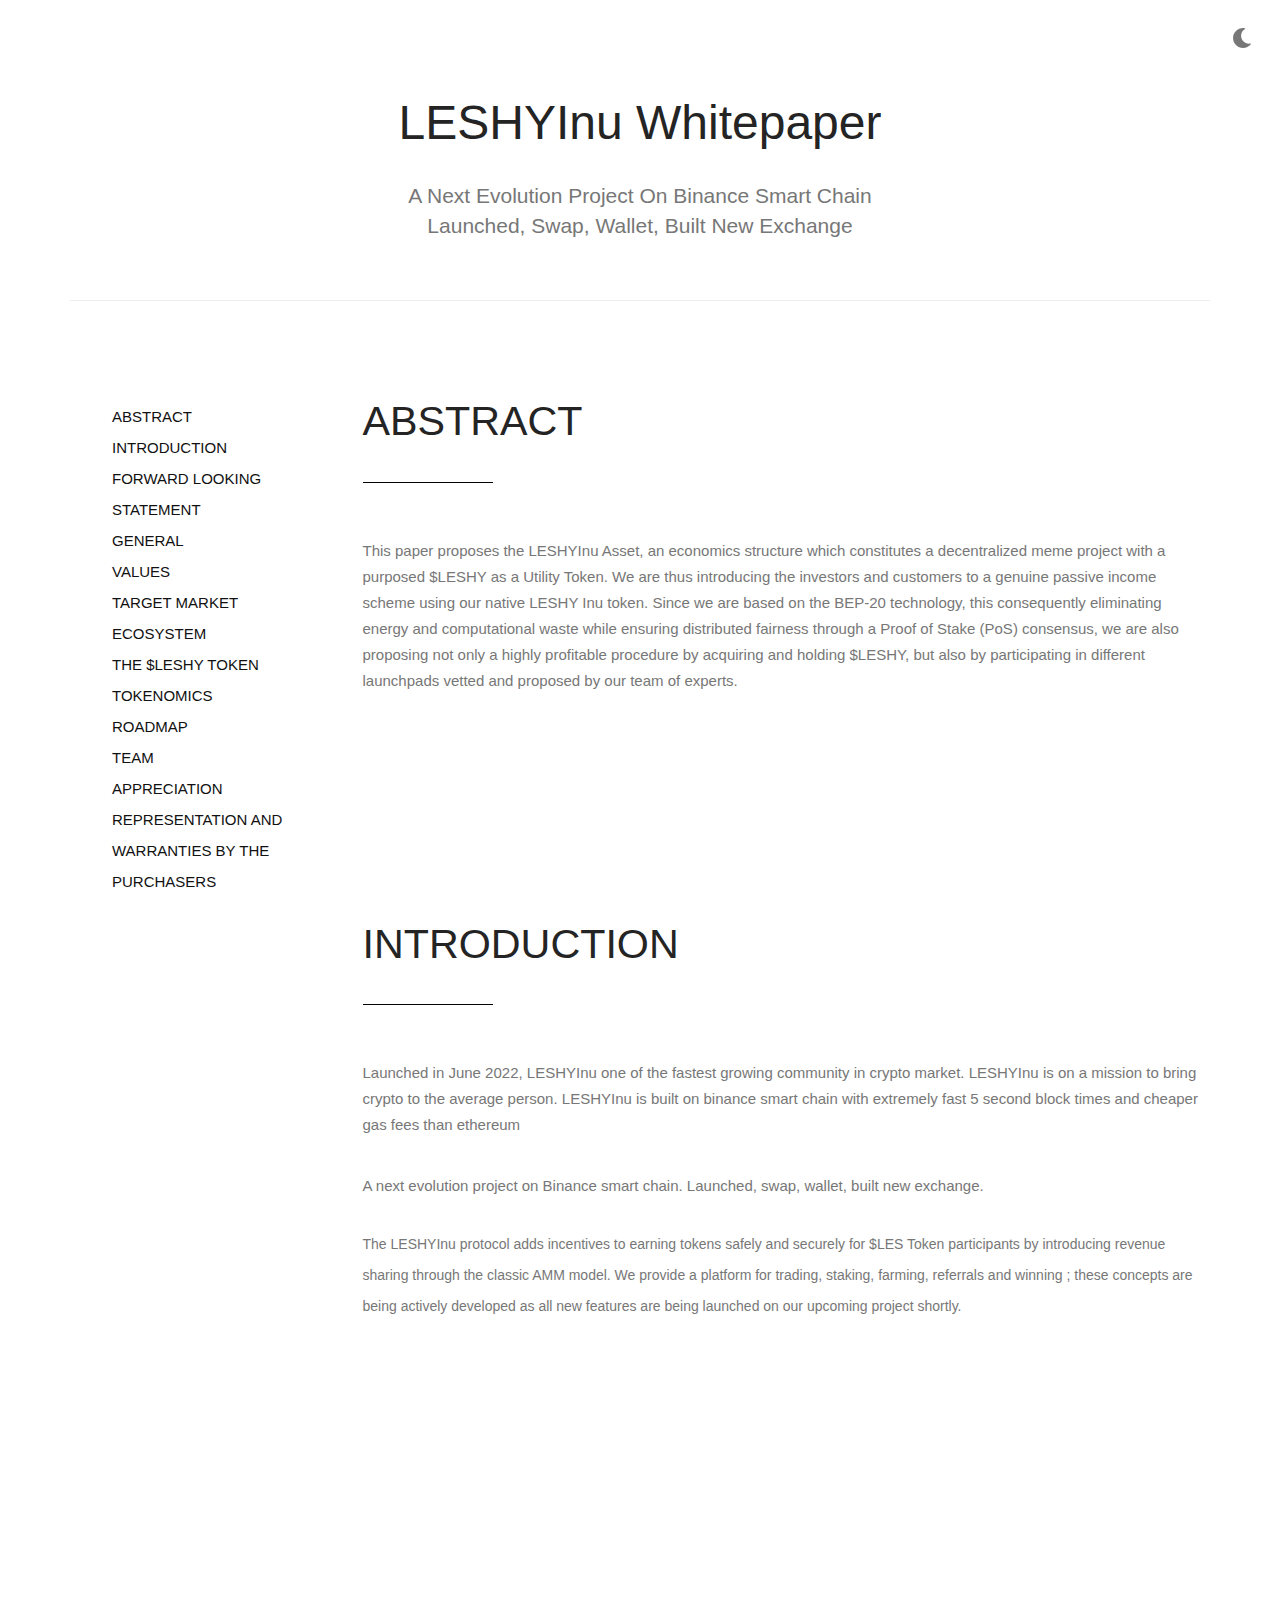
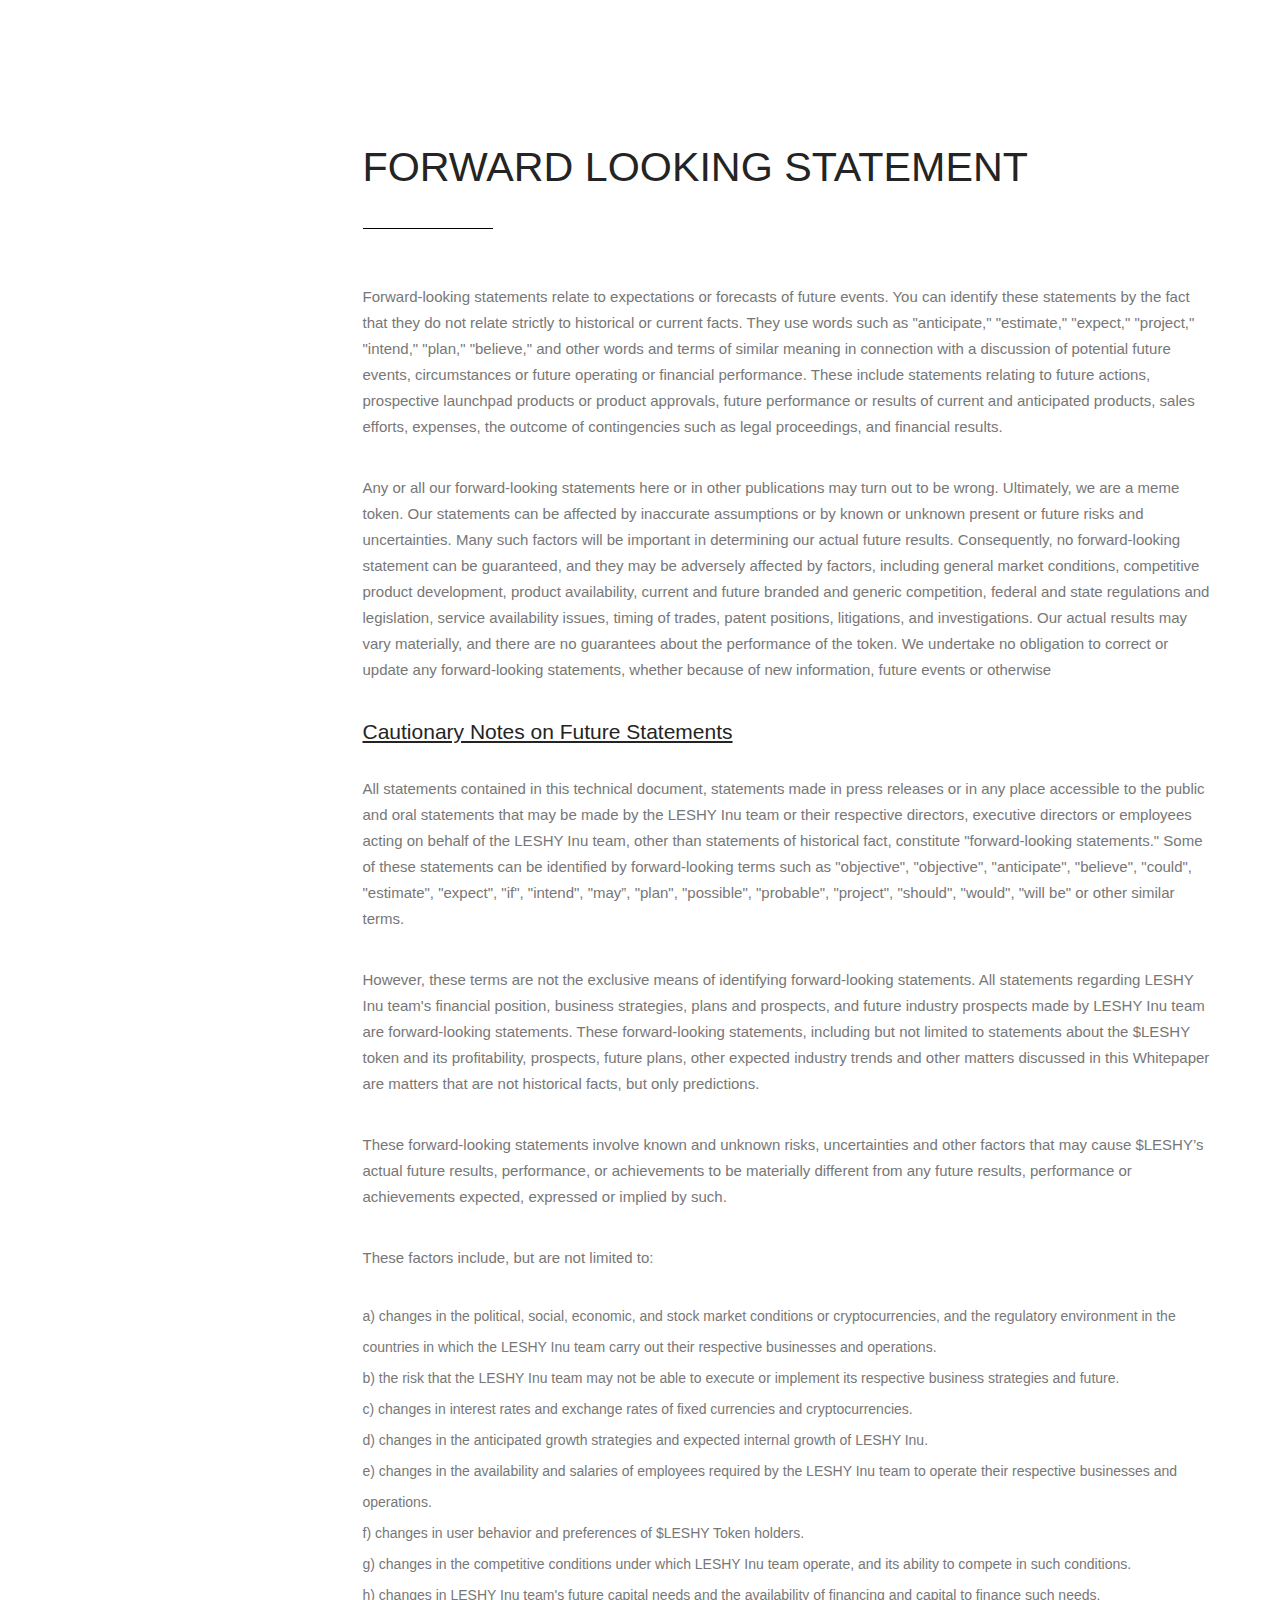
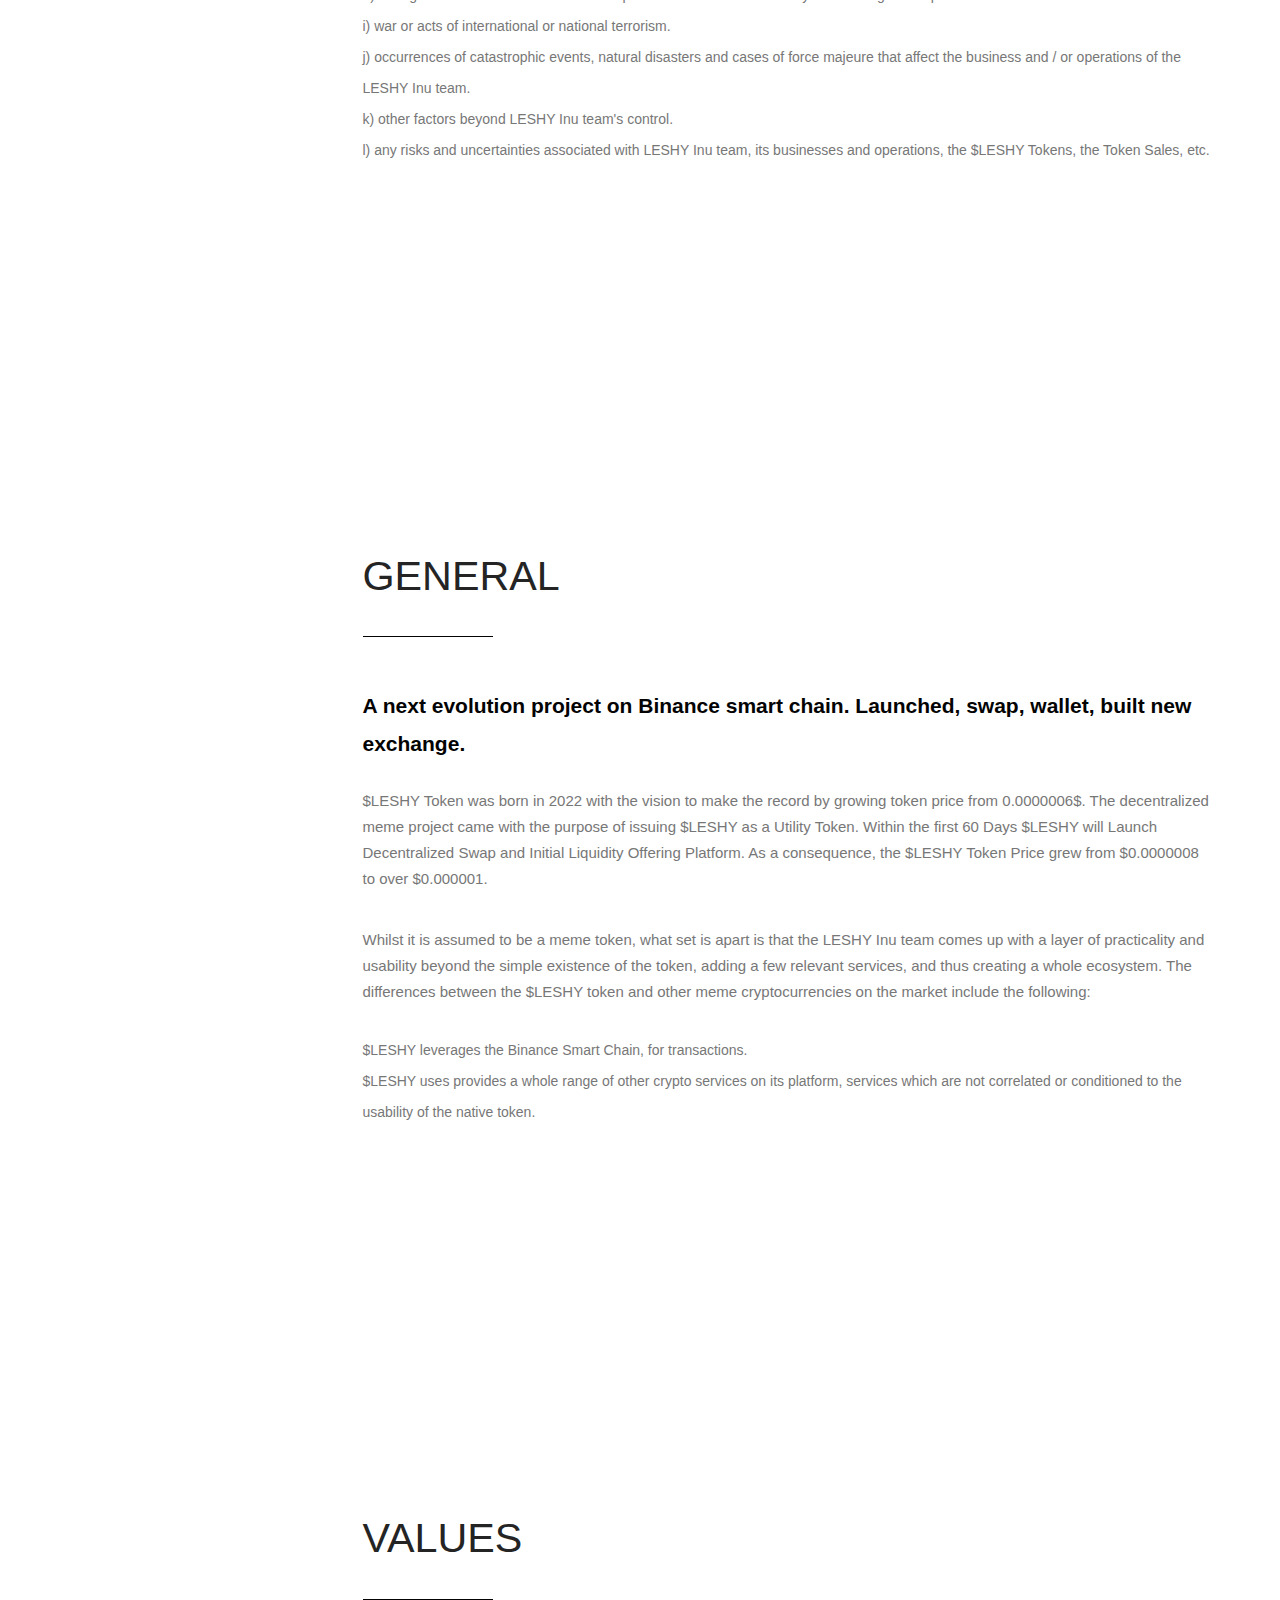
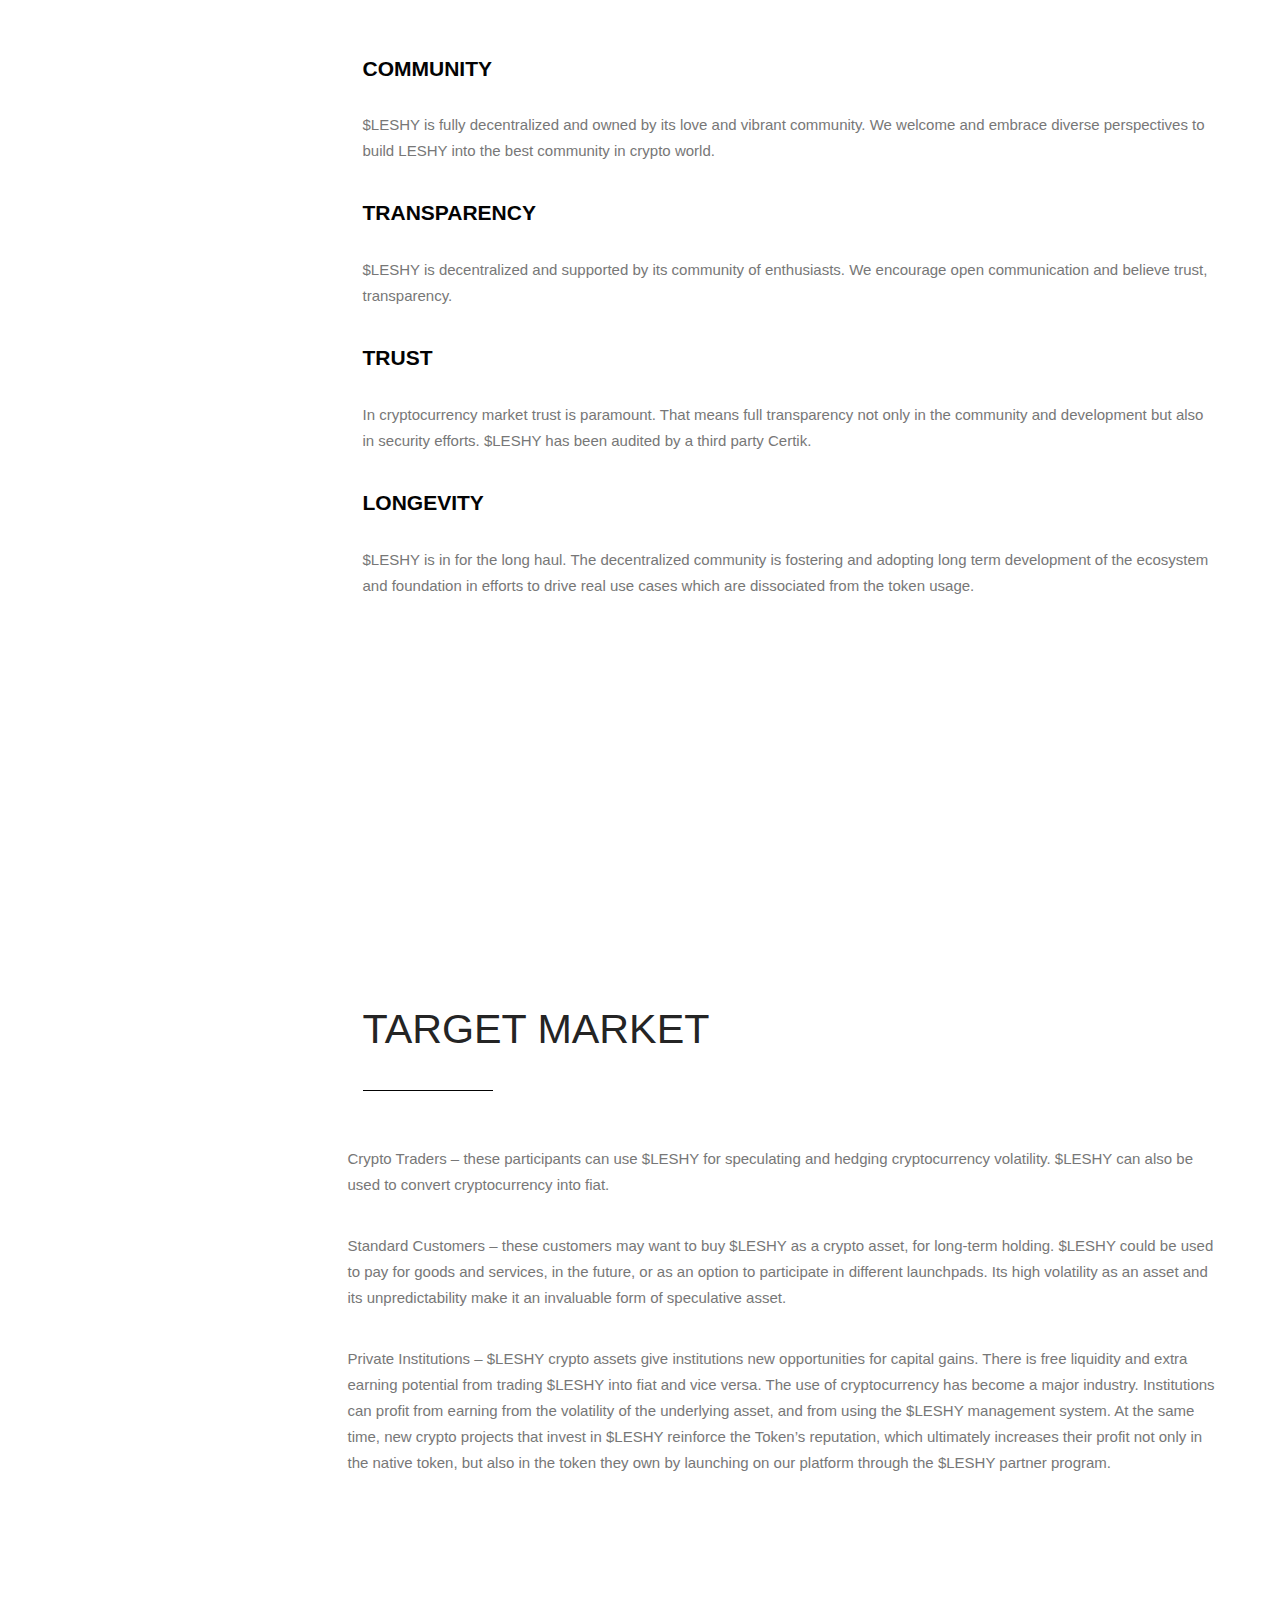
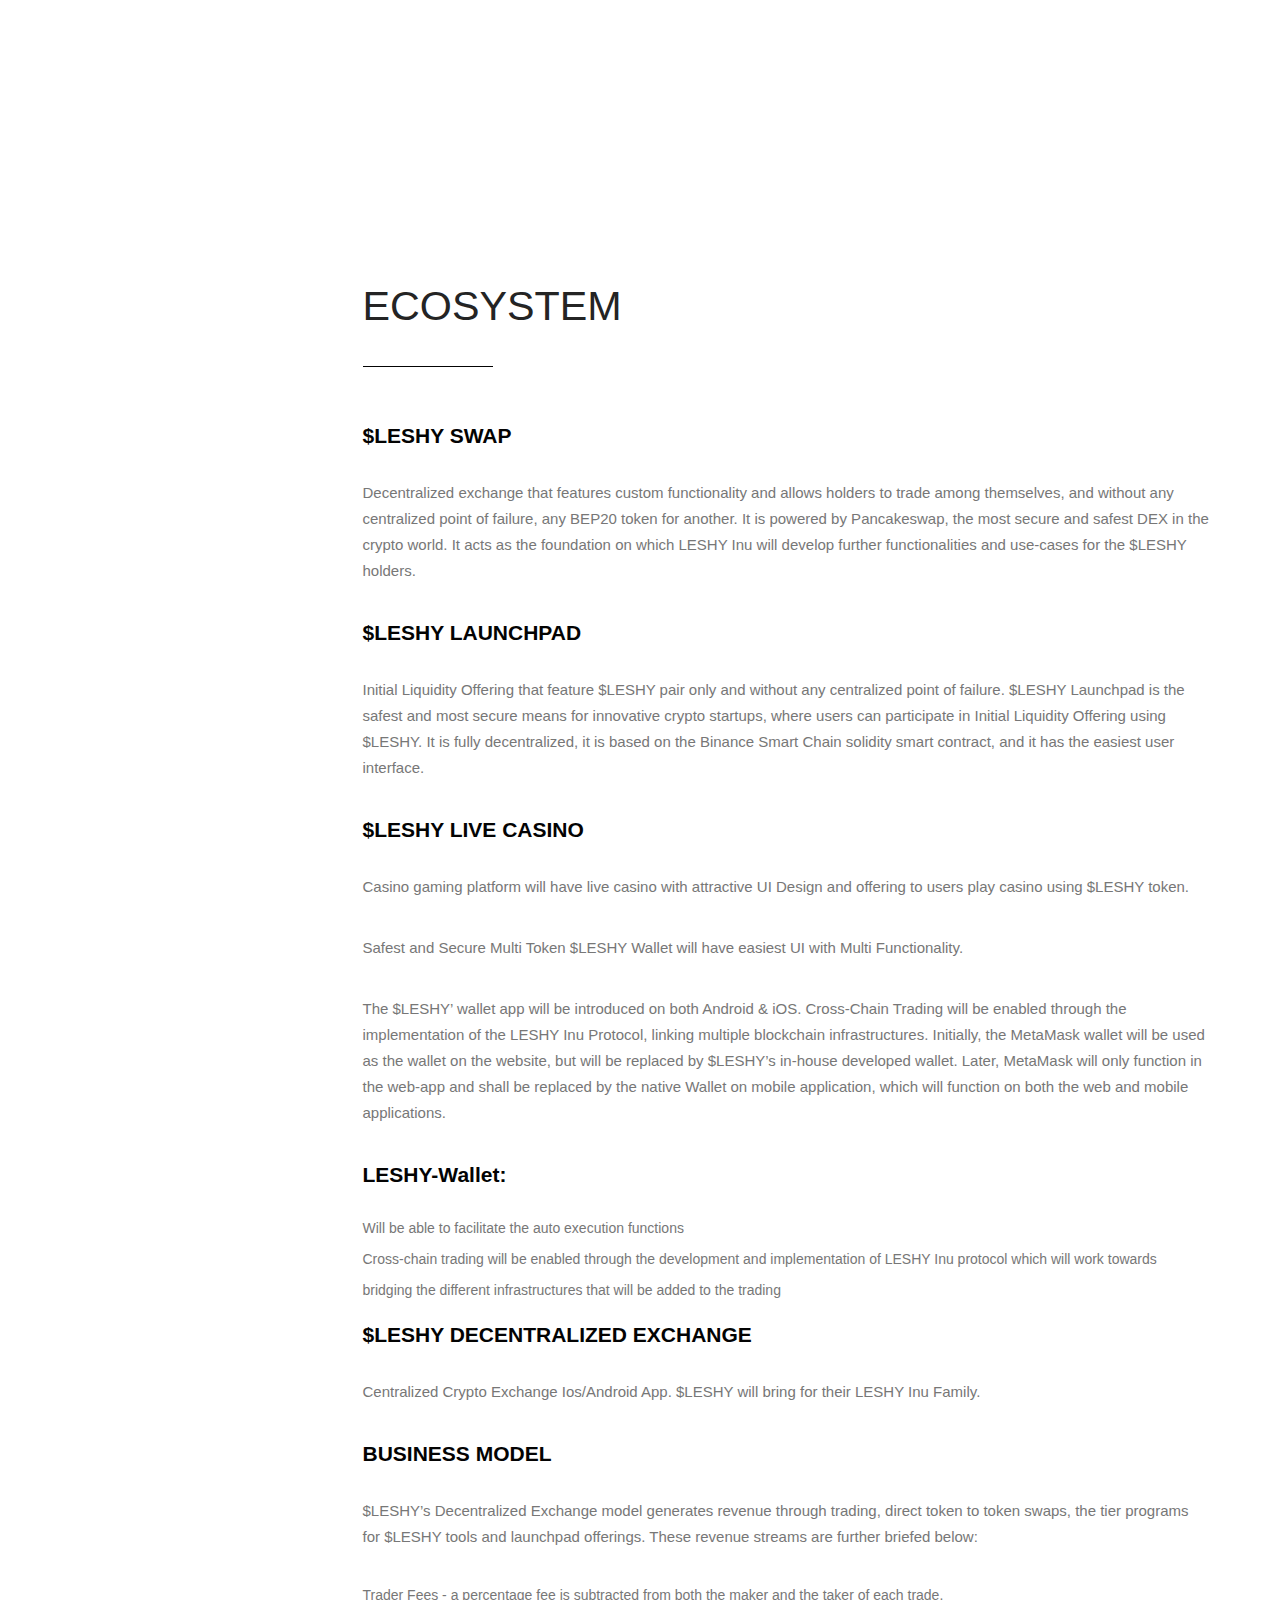
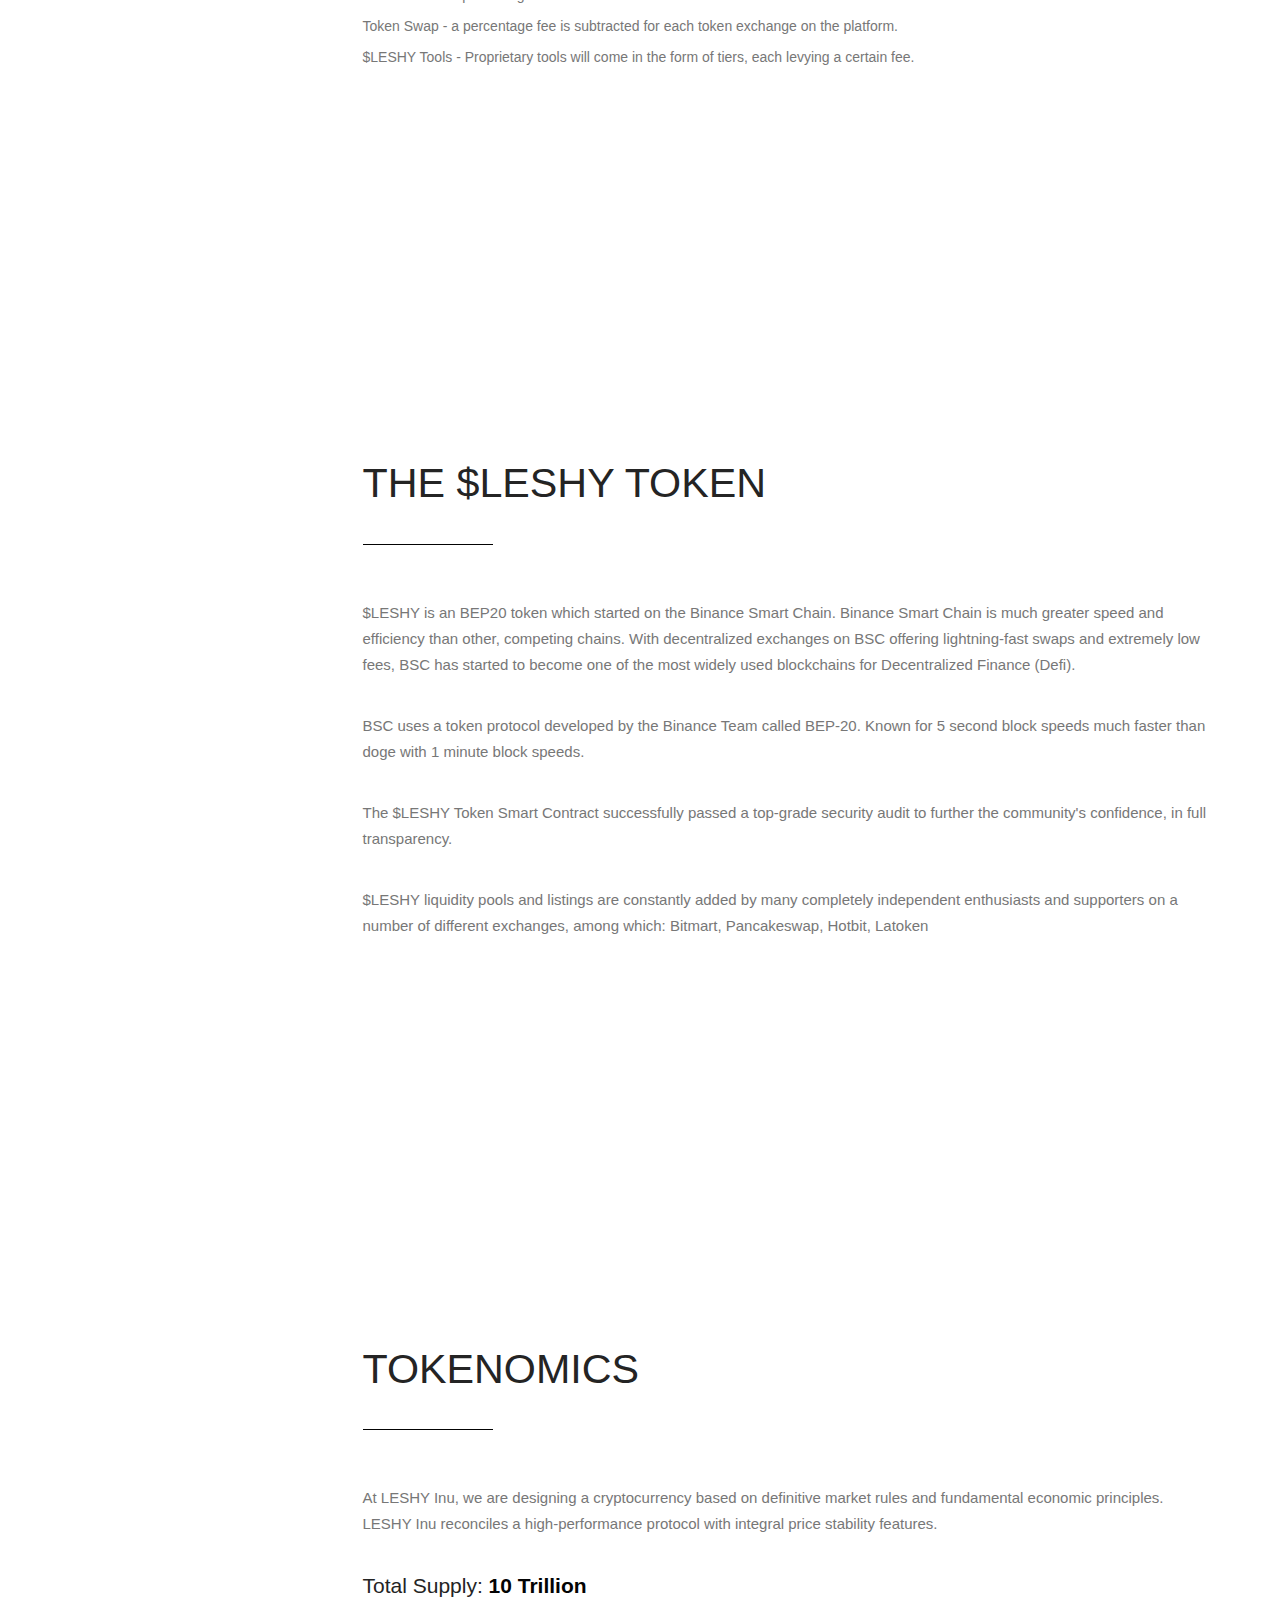
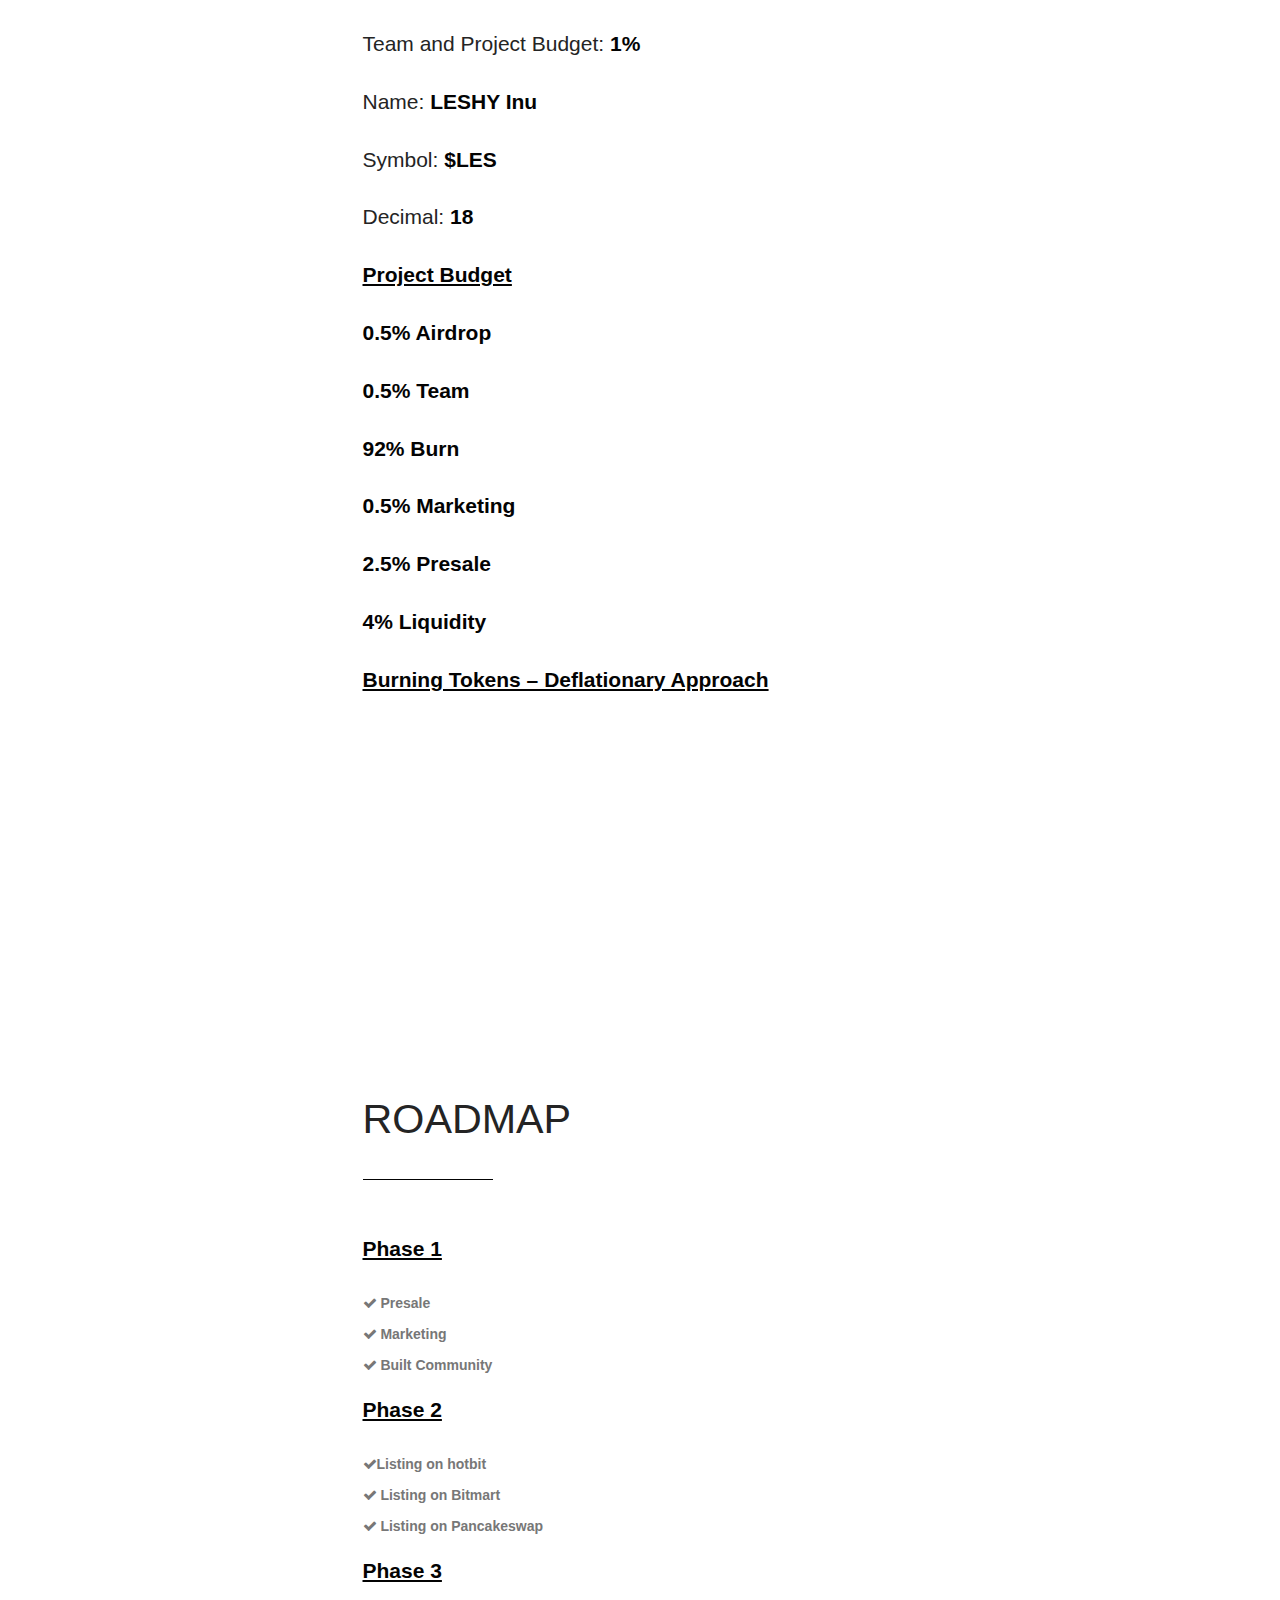
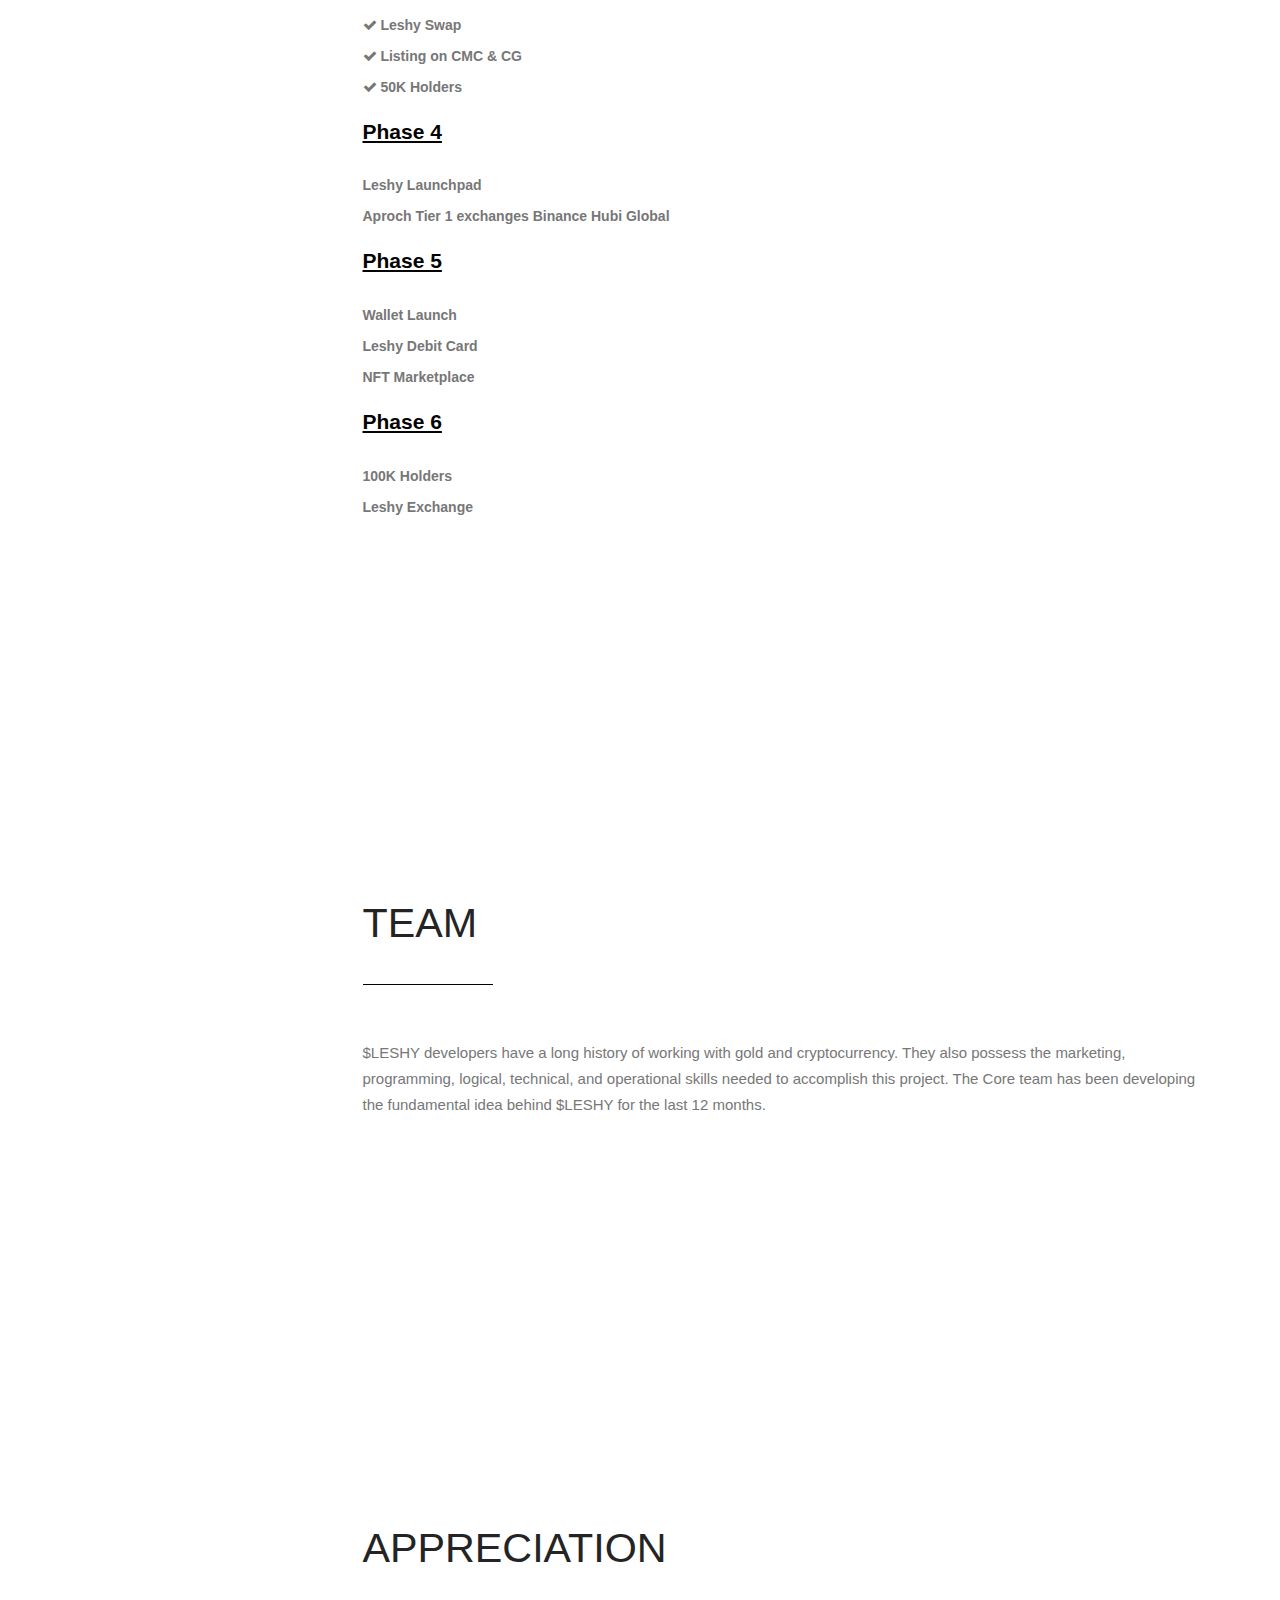
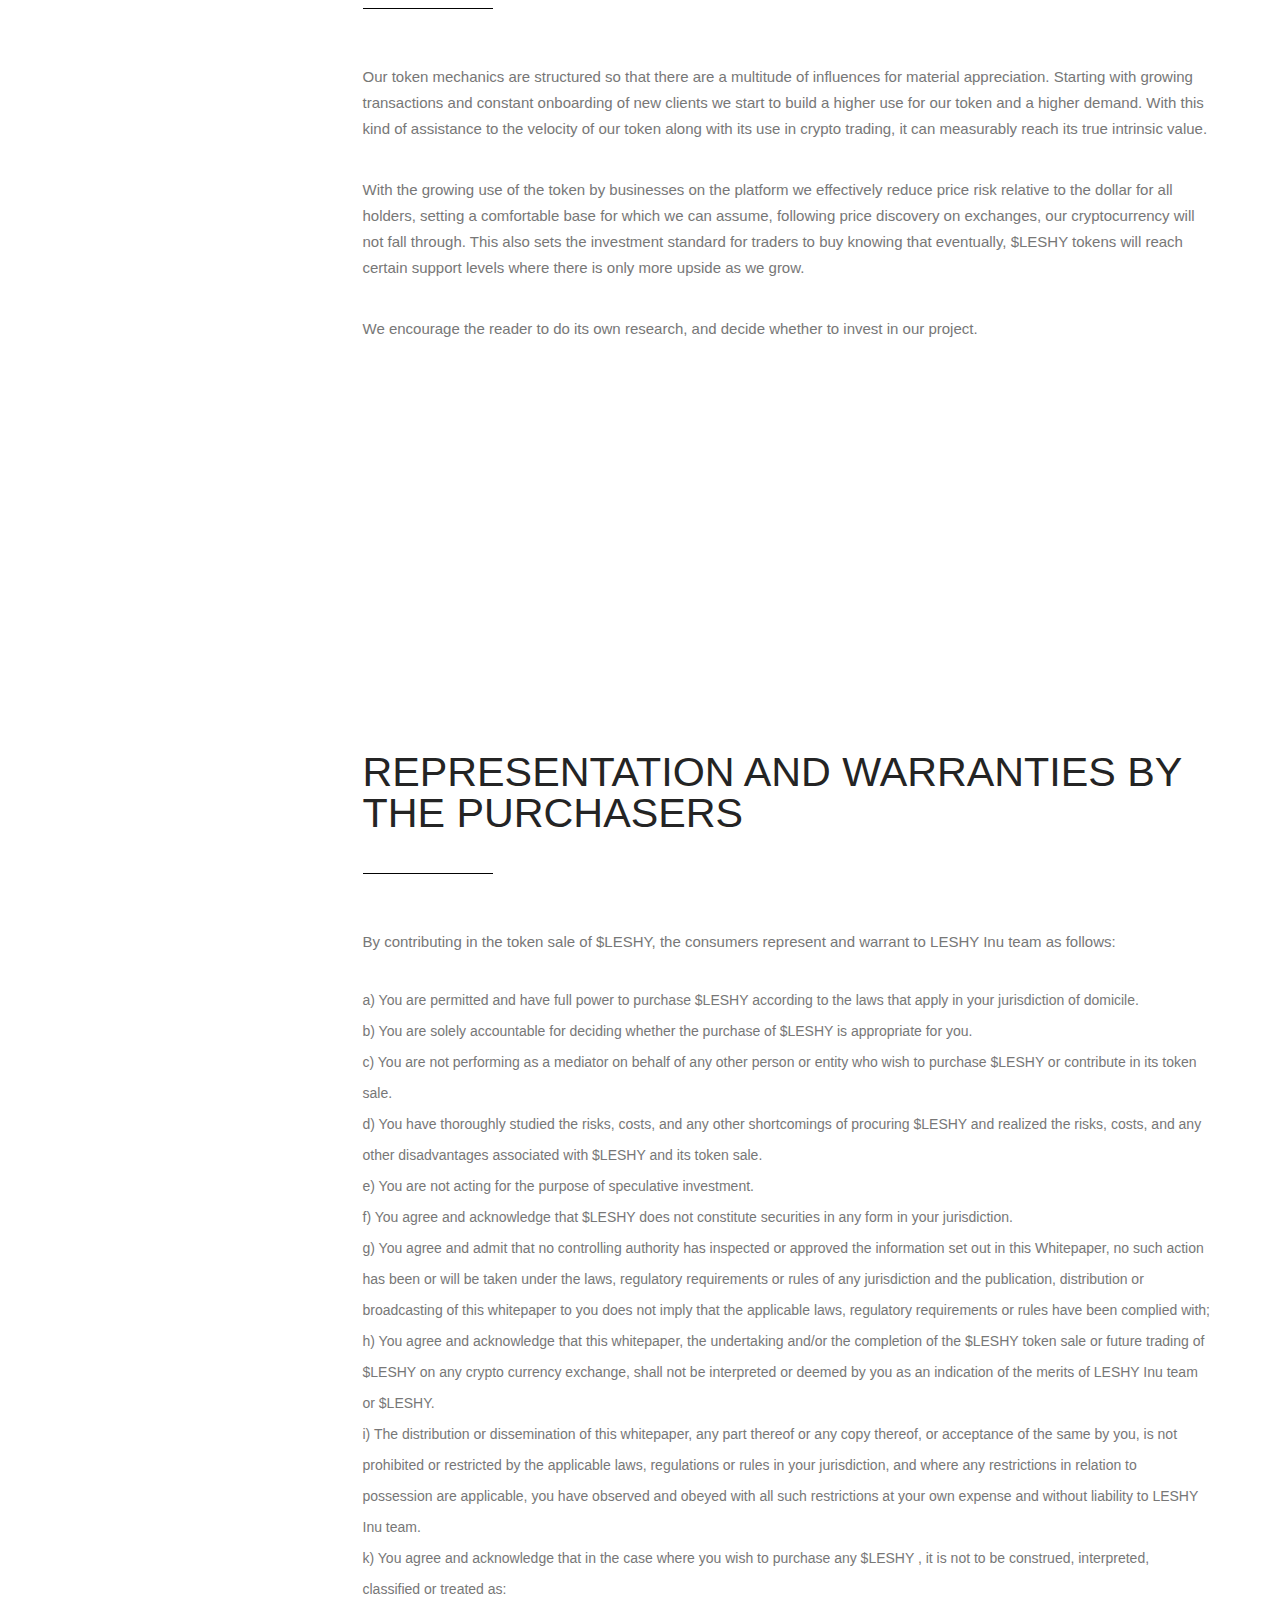
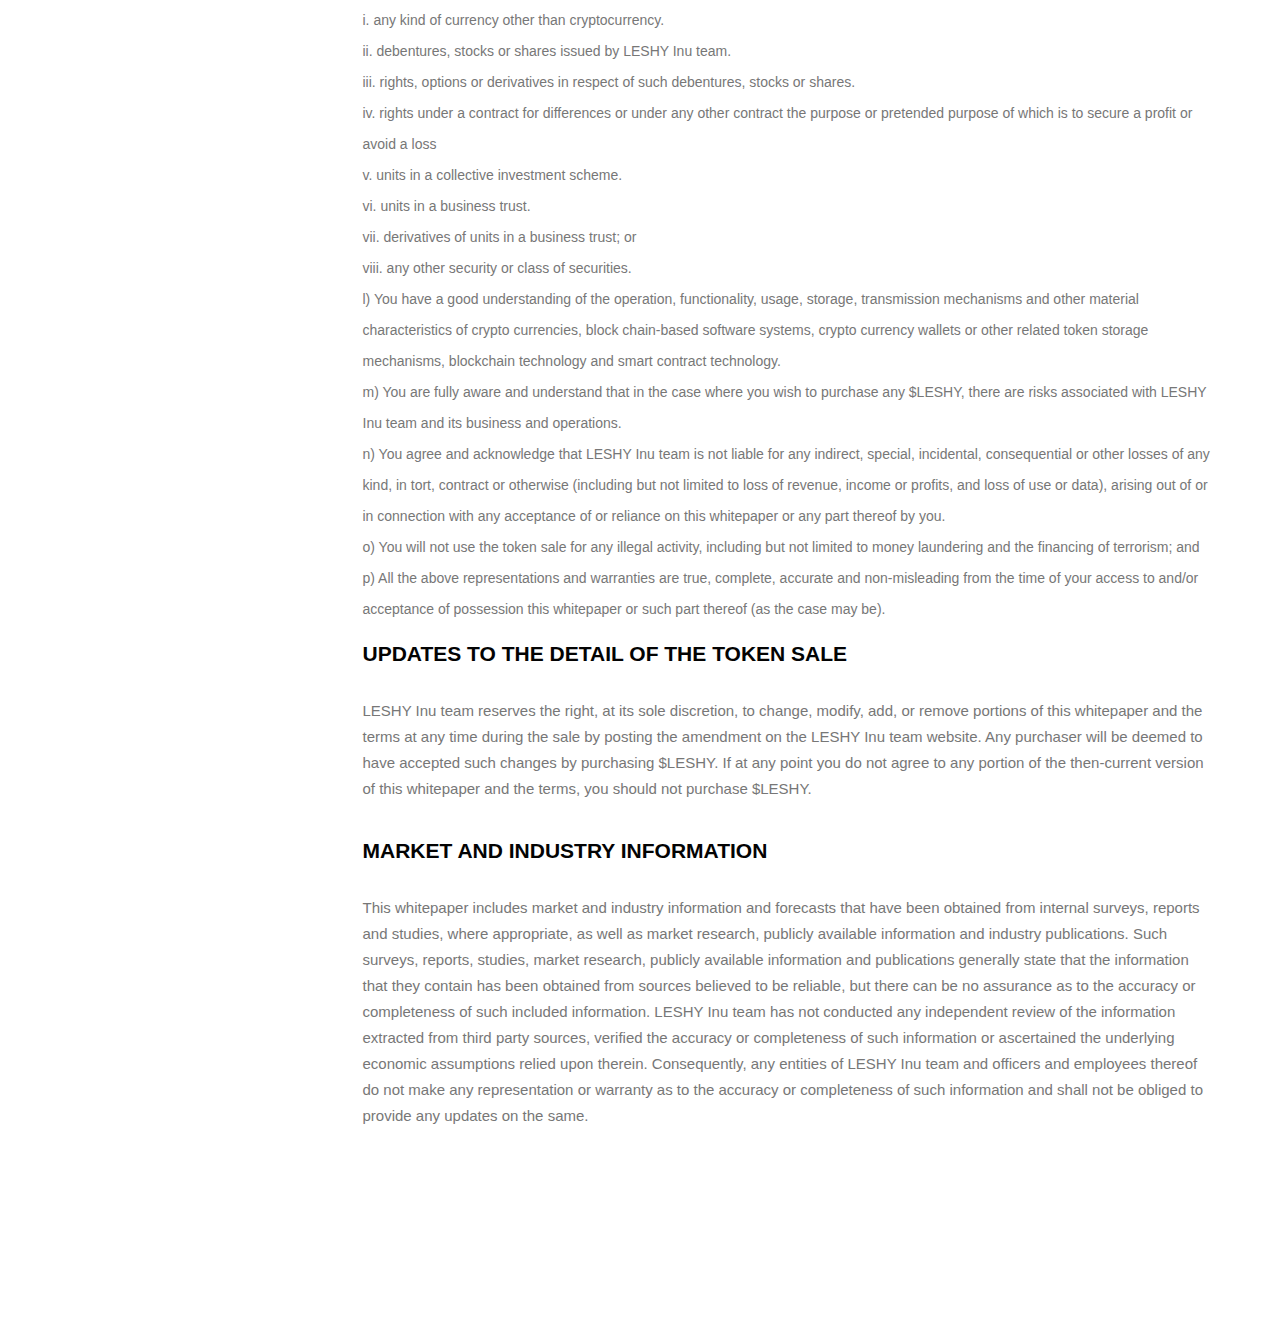
<file: whitepaper/index.html>
<!DOCTYPE html>
<!--[if lt IE 7 ]><html class="ie ie6" lang="en"> <![endif]-->
<!--[if IE 7 ]><html class="ie ie7" lang="en"> <![endif]-->
<!--[if IE 8 ]><html class="ie ie8" lang="en"> <![endif]-->
<!--[if (gte IE 9)|!(IE)]><!-->
<html lang="en">
<!--<![endif]-->

<!-- Added by HTTrack --><meta http-equiv="content-type" content="text/html;charset=UTF-8" /><!-- /Added by HTTrack -->
<head>

    <meta charset="utf-8">
    <meta http-equiv="X-UA-Compatible" content="IE=edge">
    <meta name="viewport" content="width=device-width, initial-scale=1, maximum-scale=1">
    <meta name="description" content="LESHYinu finance whitepaper">
    <meta name="author" content="LESHY inu finance">
    <meta name="keywords" content="LESHYinu finance, whitepaper">

    <title>LESHYInu Finance WhitePaper | A next evolution project on Binance smart chain | 
        Launched, swap, wallet, built new exchange</title>

    <link rel="shortcut icon" href="images/logo.png" type="image/x-icon">

    <link rel="stylesheet" type="text/css" href="fonts/font-awesome-4.3.0/css/font-awesome.min.css">
    <link rel="stylesheet" type="text/css" href="css/stroke.css">
    <link rel="stylesheet" type="text/css" href="css/bootstrap.css">
    <link rel="stylesheet" type="text/css" href="css/animate.css">
    <link rel="stylesheet" type="text/css" href="css/prettyPhoto.css">
    <link rel="stylesheet" type="text/css" href="css/style.css">

    <link rel="stylesheet" type="text/css" href="js/syntax-highlighter/styles/shCore.css" media="all">
    <link rel="stylesheet" type="text/css" href="js/syntax-highlighter/styles/shThemeRDark.css" media="all">
<meta name="facebook-domain-verification" content="c69glyle4v883gu5l8d675gom0ler5" />
    <!-- CUSTOM -->
    <link rel="stylesheet" type="text/css" href="css/custom.css">
</head>

<body>
    <button onclick="topFunction()" id="myBtn" title="Go to top"><i class="fa fa-chevron-up" aria-hidden="true"></i></button>

    <script>
        var mybutton = document.getElementById("myBtn");
        window.onscroll = function() {scrollFunction()};
        function scrollFunction() {
            if (document.body.scrollTop > 1000 || document.documentElement.scrollTop > 1000) {
                mybutton.style.display = "block";
            } else {
                mybutton.style.display = "none";
            }
        }
        function topFunction() {
            window.scrollTo({ top: 0, behavior: 'smooth' })
            document.documentElement.scrollTo({ top: 0, behavior: 'smooth' })
        }

        document.addEventListener("DOMContentLoaded", () => {
            document.querySelector('#mode').addEventListener('click',()=>{
                document.querySelector('html').classList.toggle('dark');
            })
        });


    </script>

    <div id="wrapper">

        <div id="mode" >
            <div class="dark">
                <svg aria-hidden="true" viewBox="0 0 512 512">
                    <title>lightmode</title>
                    <path fill="currentColor" d="M256 160c-52.9 0-96 43.1-96 96s43.1 96 96 96 96-43.1 96-96-43.1-96-96-96zm246.4 80.5l-94.7-47.3 33.5-100.4c4.5-13.6-8.4-26.5-21.9-21.9l-100.4 33.5-47.4-94.8c-6.4-12.8-24.6-12.8-31 0l-47.3 94.7L92.7 70.8c-13.6-4.5-26.5 8.4-21.9 21.9l33.5 100.4-94.7 47.4c-12.8 6.4-12.8 24.6 0 31l94.7 47.3-33.5 100.5c-4.5 13.6 8.4 26.5 21.9 21.9l100.4-33.5 47.3 94.7c6.4 12.8 24.6 12.8 31 0l47.3-94.7 100.4 33.5c13.6 4.5 26.5-8.4 21.9-21.9l-33.5-100.4 94.7-47.3c13-6.5 13-24.7.2-31.1zm-155.9 106c-49.9 49.9-131.1 49.9-181 0-49.9-49.9-49.9-131.1 0-181 49.9-49.9 131.1-49.9 181 0 49.9 49.9 49.9 131.1 0 181z"></path>
                </svg>
            </div>
            <div class="light">
                <svg aria-hidden="true" viewBox="0 0 512 512">
                    <title>darkmode</title>
                    <path fill="currentColor" d="M283.211 512c78.962 0 151.079-35.925 198.857-94.792 7.068-8.708-.639-21.43-11.562-19.35-124.203 23.654-238.262-71.576-238.262-196.954 0-72.222 38.662-138.635 101.498-174.394 9.686-5.512 7.25-20.197-3.756-22.23A258.156 258.156 0 0 0 283.211 0c-141.309 0-256 114.511-256 256 0 141.309 114.511 256 256 256z"></path>
                </svg>
            </div>
        </div>

        <div class="container">

            <section id="top" class="section docs-heading">

                <div class="row">
                    <div class="col-md-12">
                        <div class="big-title text-center">
                            <h1>LESHYInu Whitepaper</h1>
                            <p class="lead">A next evolution project on Binance smart chain <br>Launched, swap, wallet, built new exchange</p>
							
                        </div>
                        <!-- end title -->
                    </div>
                    <!-- end 12 -->
                </div>
                <!-- end row -->

                <hr>

            </section>
            <!-- end section -->

            <div class="row">

                <div class="col-md-3">
                    <nav class="docs-sidebar" data-spy="affix" data-offset-top="300" data-offset-bottom="200" role="navigation">
                        <ul class="nav">
                            <li><a href="#line1">ABSTRACT</a></li>
                            <li><a href="#line2">INTRODUCTION</a></li>
                            <li><a href="#line3">FORWARD LOOKING STATEMENT</a></li>
                            <li><a href="#line5">GENERAL</a></li>
                            <li><a href="#line6">VALUES</a></li>
                            <li><a href="#line7">TARGET MARKET</a></li>
                            <li><a href="#line8">ECOSYSTEM</a></li>
                            <li><a href="#line9">THE $LESHY TOKEN</a></li>
                            <li><a href="#line10">TOKENOMICS</a></li>
                            <li><a href="#line11">ROADMAP</a></li>
                            <li><a href="#line12">TEAM</a></li>
                            <li><a href="#line13">APPRECIATION</a></li>
                            <li><a href="#line14">REPRESENTATION AND WARRANTIES BY THE PURCHASERS</a></li>
                            
                        </ul>
                    </nav >
                </div>
                <div class="col-md-9">
                    

                    <section id="line1" class="section" style="padding:0px">

                        <div class="row">
                            <div class="col-md-12 left-align">
                                <h2 class="dark-text">ABSTRACT <hr></h2>
                            </div>
                            <!-- end col -->
                        </div>
                        <!-- end row -->

                        <div class="row">
                            <div class="col-md-12">
                                  <p>This paper proposes the LESHYInu Asset, an economics structure which constitutes a decentralized meme project with a purposed $LESHY as a Utility Token. We are thus introducing the investors and customers to a genuine passive income scheme using our native LESHY Inu token. Since we are based on the BEP-20 technology, this consequently eliminating energy and computational waste while ensuring distributed fairness through a Proof of Stake (PoS) consensus, we are also proposing not only a highly profitable procedure by acquiring and holding $LESHY, but also by participating in different launchpads vetted and proposed by our team of experts. </p>
                            </div>
                            <!-- end col -->
                        </div>
                        <!-- end row -->

                    </section>
                    <!-- end section -->

                    <section id="line2" class="section">

                        <div class="row">
                            <div class="col-md-12 left-align">
                                <h2 class="dark-text">INTRODUCTION <hr></h2>
                            </div>
                            <!-- end col -->
                        </div>
                        <!-- end row -->
						<div class="row">
                            <div class="col-md-12">
                                <p>Launched in June 2022, LESHYInu
                                    one of the fastest growing community in
                                    crypto market. LESHYInu is on a
                                    mission to bring crypto to the average
                                    person. LESHYInu is built on binance
                                    smart chain with extremely fast 5
                                    second block times and cheaper gas
                                    fees than ethereum</p>
                                <p>A next evolution project on Binance smart chain. Launched, swap, wallet, built new exchange. </p>
                                    The LESHYInu protocol adds incentives to earning tokens safely and securely for $LES Token participants by introducing revenue sharing through 
                                    the classic AMM model. We provide a platform for trading, staking, farming, referrals and winning ; 
                                    these concepts are being actively developed as all new features are being launched on our upcoming project shortly.
                                </p>
                            </div>
                            <!-- end col -->
                        </div>
                        
                    </section>
                    <!-- end section -->

                    <section id="line3" class="section">

                        <div class="row">
                            <div class="col-md-12 left-align">
                                <h2 class="dark-text">FORWARD LOOKING STATEMENT <hr></h2>
                            </div>
                            <!-- end col -->
                        </div>
                        <!-- end row -->
						<div class="row">
                            <div class="col-md-12">
                                <p>Forward-looking statements relate to expectations or forecasts of future events. You can identify these statements by the fact that they do not relate strictly to historical or current facts. They use words such as "anticipate," "estimate," "expect," "project," "intend," "plan," "believe," and other words and terms of similar meaning in connection with a discussion of potential future events, circumstances or future operating or financial performance. These include statements relating to future actions, prospective launchpad products or product approvals, future performance or results of current and anticipated products, sales efforts, expenses, the outcome of contingencies such as legal proceedings, and financial results.</p>

                              <p>Any or all our forward-looking statements here or in other publications may turn out to be wrong. Ultimately, we are a meme token. Our statements can be affected by inaccurate assumptions or by known or unknown present or future risks and uncertainties. Many such factors will be important in determining our actual future results. Consequently, no forward-looking statement can be guaranteed, and they may be adversely affected by factors, including general market conditions, competitive product development, product availability, current and future branded and generic competition, federal and state regulations and legislation, service availability issues, timing of trades, patent positions, litigations, and investigations. Our actual results may vary materially, and there are no guarantees about the performance of the token. We undertake no obligation to correct or update any forward-looking statements, whether because of new information, future events or otherwise</p>

                              <h4><u>Cautionary Notes on Future Statements</u></h4>
							  
							  <p>All statements contained in this technical document, statements made in press releases or in any place accessible to the public and oral statements that may be made by the LESHY Inu team or their respective directors, executive directors or employees acting on behalf of the LESHY Inu team, other than statements of historical fact, constitute "forward-looking statements." Some of these statements can be identified by forward-looking terms such as "objective", "objective", "anticipate", "believe", "could", "estimate", "expect", "if", "intend", "may”, "plan", "possible", "probable", "project", "should", "would", "will be" or other similar terms.</p>
							  
							  <p>However, these terms are not the exclusive means of identifying forward-looking statements. All statements regarding LESHY Inu team's financial position, business strategies, plans and prospects, and future industry prospects made by LESHY Inu team are forward-looking statements. These forward-looking statements, including but not limited to statements about the $LESHY token and its profitability, prospects, future plans, other expected industry trends and other matters discussed in this Whitepaper are matters that are not historical facts, but only predictions.</p>
							  
							  <p>These forward-looking statements involve known and unknown risks, uncertainties and other factors that may cause $LESHY’s actual future results, performance, or achievements to be materially different from any future results, performance or achievements expected, expressed or implied by such.</p>
							  
							  <p>These factors include, but are not limited to:</p>
							  <ul>
                                    <li>a) changes in the political, social, economic, and stock market conditions or cryptocurrencies, and the regulatory environment in the countries in which the LESHY Inu team carry out their respective businesses and operations.</li>
                                    <li>b) the risk that the LESHY Inu team may not be able to execute or implement its respective business strategies and future.</li>
                                    <li>c) changes in interest rates and exchange rates of fixed currencies and cryptocurrencies.</li>
                                    <li>d) changes in the anticipated growth strategies and expected internal growth of LESHY Inu.</li>
                                    <li>e) changes in the availability and salaries of employees required by the LESHY Inu team to operate their respective businesses and operations.</li>
                                    <li>f) changes in user behavior and preferences of $LESHY Token holders.</li>
                                    <li>g) changes in the competitive conditions under which LESHY Inu team operate, and its ability to compete in such conditions.</li>
                                    <li>h) changes in LESHY Inu team's future capital needs and the availability of financing and capital to finance such needs.</li>
                                    <li>i) war or acts of international or national terrorism.</li>
                                    <li>j) occurrences of catastrophic events, natural disasters and cases of force majeure that affect the business and / or operations of the LESHY Inu team.</li>
                                    <li>k) other factors beyond LESHY Inu team's control.</li>
                                    <li>l) any risks and uncertainties associated with LESHY Inu team, its businesses and operations, the $LESHY Tokens, the Token Sales, etc. </li>
                                </ul>
							  
                            </div>
                            <!-- end col -->
                        </div>

                    </section>
                    <!-- end section -->



                    <section id="line5" class="section">

                        <div class="row">
                            <div class="col-md-12 left-align">
                                <h2 class="dark-text">GENERAL <hr></h2>
                            </div>
                            <!-- end col -->
                        </div>
                        <!-- end row -->

                        <div class="row">

                            <div class="col-md-12">
                               <h4><strong>A next evolution project on Binance smart chain. Launched, swap, wallet, built new exchange.</strong></h4>
							   <p>$LESHY Token was born in 2022 with the vision to make the record by growing token price from 0.0000006$. 
                                   The decentralized meme project came with the purpose of issuing $LESHY as a Utility Token. 
                                   Within the first 60 Days $LESHY will Launch Decentralized Swap and Initial Liquidity Offering Platform. 
                                   As a consequence, the $LESHY Token Price grew from $0.0000008 to over $0.000001. </p>
							   <p>Whilst it is assumed to be a meme token, what set is apart is that the LESHY Inu team comes up with a layer of practicality and usability beyond the simple existence of the token, adding a few relevant services, and thus creating a whole ecosystem. The differences between the $LESHY token and other meme cryptocurrencies on the market include the following:</p>
                               <ul>
                                    <li>$LESHY leverages the Binance Smart Chain, for transactions.</li>
                                    <li>$LESHY uses provides a whole range of other crypto services on its platform, services which are not correlated or conditioned to the usability of the native token.</li>
                                   
                                </ul>
                            </div>

                        </div>
                        <!-- end row -->

                    </section>
                    <!-- end section -->

                    <section id="line6" class="section">

                        <div class="row">
                            <div class="col-md-12 left-align">
                                <h2 class="dark-text">VALUES <hr></h2>
                            </div>
                            <!-- end col -->
                        </div>
                        <!-- end row -->

                        <div class="row">

                            <div class="col-md-12">
							
								<h4><strong>COMMUNITY</strong></h4>
								
								 <p>$LESHY is fully decentralized and owned by its love and vibrant community. We welcome and embrace diverse perspectives to build LESHY into the best community in crypto world.</p>
								 
								 
								 <h4><strong>TRANSPARENCY</strong></h4>
								
								 <p>$LESHY is decentralized and supported by its community of enthusiasts. We encourage open communication and believe trust, transparency.</p>
								 
								 
								 <h4><strong>TRUST</strong></h4>
								
								 <p>In cryptocurrency market trust is paramount. That means full transparency not only in the community and development but also in security efforts. $LESHY has been audited by a third party Certik.</p>
								 
								 <h4><strong>LONGEVITY</strong></h4>
								
								 <p>$LESHY is in for the long haul. The decentralized community is fostering and adopting long term development of the ecosystem and foundation in efforts to drive real use cases which are dissociated from the token usage.</p>
                            </div>
							
                           
                        </div>
                        <!-- end row -->

                    </section>
                    <!-- end section -->

                    <section id="line7" class="section">

                        <div class="row">
                            <div class="col-md-12 left-align">
                                <h2 class="dark-text">TARGET MARKET<hr></h2>
                            </div>
                            <!-- end col -->
                        </div>
                        <!-- end row -->

                        <div class="row">
                            
							<p>Crypto Traders – these participants can use $LESHY for speculating and hedging cryptocurrency volatility. $LESHY can also be used to convert cryptocurrency into fiat.</p>
							<p>Standard Customers – these customers may want to buy $LESHY as a crypto asset, for long-term holding. $LESHY could be used to pay for goods and services, in the future, or as an option to participate in different launchpads. Its high volatility as an asset and its unpredictability make it an invaluable form of speculative asset.</p>
							<p>Private Institutions – $LESHY crypto assets give institutions new opportunities for capital gains. There is free liquidity and extra earning potential from trading $LESHY into fiat and vice versa. The use of cryptocurrency has become a major industry. Institutions can profit from earning from the volatility of the underlying asset, and from using the $LESHY management system. At the same time, new crypto projects that invest in $LESHY reinforce the Token’s reputation, which ultimately increases their profit not only in the native token, but also in the token they own by launching on our platform through the $LESHY partner program.</p>
							
							
                        </div>
                        <!-- end row -->

                    </section>
                    <!-- end section -->

                    <section id="line8" class="section">

                        <div class="row">
                            <div class="col-md-12 left-align">
                                <h2 class="dark-text">ECOSYSTEM <hr></h2>
                            </div>
                            <!-- end col -->
                        </div>
                        <!-- end row -->

                        <div class="row">
                            <div class="col-md-12">
								<h4><strong>$LESHY SWAP</strong></h4>
                                <p>Decentralized exchange that features custom functionality and allows holders to trade among themselves, and without any centralized point of failure, any BEP20 token for another. It is powered by Pancakeswap, the most secure and safest DEX in the crypto world. It acts as the foundation on which LESHY Inu will develop further functionalities and use-cases for the $LESHY holders.</p>

                                <h4><strong>$LESHY LAUNCHPAD</strong></h4>
                                <p>Initial Liquidity Offering that feature $LESHY pair only and without any centralized point of failure. $LESHY Launchpad is the safest and most secure means for innovative crypto startups, where users can participate in Initial Liquidity Offering using $LESHY. It is fully decentralized, it is based on the Binance Smart Chain solidity smart contract, and it has the easiest user interface.</p>

                                <h4><strong>$LESHY LIVE CASINO</strong></h4>
                                <p>Casino gaming platform will have live casino with attractive UI Design and offering to users play casino using $LESHY token.</p>

                                
                                <p>Safest and Secure Multi Token $LESHY Wallet will have easiest UI with Multi Functionality. </p>
                                <p>The $LESHY’ wallet app will be introduced on both Android & iOS. Cross-Chain Trading will be enabled through the implementation of the LESHY Inu Protocol, linking multiple blockchain infrastructures. Initially, the MetaMask wallet will be used as the wallet on the website, but will be replaced by $LESHY’s in-house developed wallet. Later, MetaMask will only function in the web-app and shall be replaced by the native Wallet on mobile application, which will function on both the web and mobile applications.</p>
								
								<h4><strong>LESHY-Wallet:</strong></h4>
                                <ul>
                                    <li>Will be able to facilitate the auto execution functions</li>
                                    <li>Cross-chain trading will be enabled through the development and implementation of LESHY Inu protocol which will work towards bridging the different infrastructures that will be added to the trading</li>
                                   
                                </ul>
								
								<h4><strong>$LESHY DECENTRALIZED EXCHANGE</strong></h4>
								<p>Centralized Crypto Exchange Ios/Android App. $LESHY will bring for their LESHY Inu Family.</p>

								<h4><strong>BUSINESS MODEL</strong></h4>
								<p>$LESHY’s Decentralized Exchange model generates revenue through trading, direct token to token swaps, the tier programs for $LESHY tools and launchpad offerings. These revenue streams are further briefed below:</p>
								<ul>
                                    <li>Trader Fees - a percentage fee is subtracted from both the maker and the taker of each trade.</li>
                                    <li>Token Swap - a percentage fee is subtracted for each token exchange on the platform.</li>
                                    <li>$LESHY Tools - Proprietary tools will come in the form of tiers, each levying a certain fee.</li>
                                   
                                </ul>

                            </div>

                           
                        </div>
                        <!-- end row -->

                    </section>
                    <!-- end section -->

                    <section id="line9" class="section">

                        <div class="row">
                            <div class="col-md-12 left-align">
                                <h2 class="dark-text">THE $LESHY TOKEN <hr></h2>
                            </div>
                            <!-- end col -->
                        </div>
                        <!-- end row -->

                        <div class="row">
                            <div class="col-md-12">
                                
								<p>$LESHY is an BEP20 token which started on the Binance Smart Chain. Binance Smart Chain is much greater speed and efficiency than other, competing chains. With decentralized exchanges on BSC offering lightning-fast swaps and extremely low fees, BSC has started to become one of the most widely used blockchains for Decentralized Finance (Defi). </p>
								<p>BSC uses a token protocol developed by the Binance Team called BEP-20. Known for 5 second block speeds much faster than doge with 1 minute block speeds. </p>
								<p>The $LESHY Token Smart Contract successfully passed a top-grade security audit to further the community's confidence, in full transparency. </p>
								<p>$LESHY liquidity pools and listings are constantly added by many completely independent enthusiasts and supporters on a number of different exchanges, among which: Bitmart, Pancakeswap, Hotbit, Latoken</p>

                            </div>

                            
                        </div>
                        <!-- end row -->

                    </section>
                    <!-- end section -->

                    <section id="line10" class="section">

                        <div class="row">
                            <div class="col-md-12 left-align">
                                <h2 class="dark-text">TOKENOMICS <hr></h2>
                            </div>
                            <!-- end col -->
                        </div>
                        <!-- end row -->

                        <div class="row">
                            <div class="col-md-12">

                                <p>At LESHY Inu, we are designing a cryptocurrency based on definitive market rules and fundamental economic principles. LESHY Inu reconciles a high-performance protocol with integral price stability features.</p>
                                <h4>Total Supply: <strong>10 Trillion  </strong></h4>
                                <h4>Team and Project Budget: <strong>1%</strong></h4>
                                <h4>Name: <strong>LESHY Inu</strong></h4>
                                <h4>Symbol: <strong>$LES</strong></h4>
                                <h4>Decimal: <strong>18</strong></h4>
                                <h4><strong><u>Project Budget</u></strong></h4>
                                <h4><strong>0.5% Airdrop</strong></h4>
                                <h4><strong>0.5% Team</strong></h4>
                                <h4><strong>92% Burn</strong></h4>
                                <h4><strong>0.5% Marketing</strong></h4>
                                <h4><strong>2.5% Presale</strong></h4>
                                <h4><strong>4% Liquidity</strong></h4>
                                <h4><strong><u>Burning Tokens – Deflationary Approach</u></strong></h4>  
                            </div>
                        </div>
                        <!-- end row -->

                    </section>
                    <!-- end section -->

                    <section id="line11" class="section">

                        <div class="row">
                            <div class="col-md-12 left-align">
                                <h2 class="dark-text">ROADMAP<hr></h2>
                            </div>
                            <!-- end col -->
                        </div>
                        <!-- end row -->

                        <div class="row">
                            <div class="col-md-12">
                                
                            <h4><strong><u>Phase 1</u></strong></h4>
							   
							<b class="tabtext"><i class="fa fa-check" aria-hidden="true"></i> Presale  </b><br/>
							<b class="tabtext"><i class="fa fa-check" aria-hidden="true"></i> Marketing</b><br/>
							<b class="tabtext"><i class="fa fa-check" aria-hidden="true"></i> Built Community</b><br/>
                            <h4><strong><u>Phase 2</u></strong></h4>

							<b class="tabtext"><i class="fa fa-check" aria-hidden="true"></i>Listing on hotbit</b><br/> 
							<b class="tabtext"><i class="fa fa-check" aria-hidden="true"></i> Listing on Bitmart</b><br/> 
							<b class="tabtext"><i class="fa fa-check" aria-hidden="true"></i> Listing on Pancakeswap</b><br/> 

							<h4><strong><u>Phase 3</u></strong></h4>
							   
							<b class="tabtext"><i class="fa fa-check" aria-hidden="true"></i> Leshy Swap</b><br/> 
						    <b class="tabtext"><i class="fa fa-check" aria-hidden="true"></i> Listing on CMC & CG</b><br/> 
						    <b class="tabtext"><i class="fa fa-check" aria-hidden="true"></i> 50K Holders</b><br/> 
						  
							<h4><strong><u>Phase 4</u></strong></h4>
							   
							<b class="tabtext"> Leshy Launchpad  </b><br/> 
							<b class="tabtext"> Aproch Tier 1 exchanges Binance Hubi Global  </b><br/>  
								
							<h4><strong><u>Phase 5</u></strong></h4>
							   
							<b class="tabtext"> Wallet Launch</b><br/>
						    <b class="tabtext"> Leshy Debit Card</b><br/>
						    <b class="tabtext"> NFT Marketplace</b><br/>

                            <h4><strong><u>Phase 6</u></strong></h4>
							   
							<b class="tabtext"> 100K Holders</b><br/>
						    <b class="tabtext"> Leshy Exchange</b><br/>
								
                            </div>
                        </div>
                        <!-- end row -->

                    </section>
                    <!-- end section -->
					
					
                    <section id="line12" class="section">

                        <div class="row">
                            <div class="col-md-12 left-align">
                                <h2 class="dark-text">TEAM<hr></h2>
                            </div>
                            <!-- end col -->
                        </div>
                        <!-- end row -->

                        <div class="row">
                            <div class="col-md-12">
                                
                               <p>$LESHY developers have a long history of working with gold and cryptocurrency. 
                                   They also possess the marketing, programming, logical, technical, and operational skills needed to accomplish this project.
                                    The Core team has been developing the fundamental idea behind $LESHY for the last 12 months.
                                    </p>
								
                            </div>
                        </div>
                        <!-- end row -->

                    </section>
                    <!-- end section -->
                    <section id="line13" class="section">

                        <div class="row">
                            <div class="col-md-12 left-align">
                                <h2 class="dark-text">APPRECIATION<hr></h2>
                            </div>
                            <!-- end col -->
                        </div>
                        <!-- end row -->

                        <div class="row">
                            <div class="col-md-12">
                                
                               <p>Our token mechanics are structured so that there are a multitude of influences for material appreciation. Starting with growing transactions and constant onboarding of new clients we start to build a higher use for our token and a higher demand. With this kind of assistance to the velocity of our token along with its use in crypto trading, it can measurably reach its true intrinsic value.</p>
                               <p>With the growing use of the token by businesses on the platform we effectively reduce price risk relative to the dollar for all holders, setting a comfortable base for which we can assume, following price discovery on exchanges, our cryptocurrency will not fall through. This also sets the investment standard for traders to buy knowing that eventually, $LESHY tokens will reach certain support levels where there is only more upside as we grow.</p>
                               <p>We encourage the reader to do its own research, and decide whether to invest in our project. </p>
								
                            </div>
                        </div>
                        <!-- end row -->

                    </section>
                    <!-- end section --> 
					
					
					<section id="line14" class="section">

                        <div class="row">
                            <div class="col-md-12 left-align">
                                <h2 class="dark-text">REPRESENTATION AND WARRANTIES BY THE PURCHASERS<hr></h2>
                            </div>
                            <!-- end col -->
                        </div>
                        <!-- end row -->

                        <div class="row">
                            <div class="col-md-12">
                                
                               <p>By contributing in the token sale of $LESHY, the consumers represent and warrant to LESHY Inu team as follows:</p>
							   
							   <ul>
                                    <li>a) You are permitted and have full power to purchase $LESHY according to the laws that apply in your jurisdiction of domicile.</li>
                                    <li>b) You are solely accountable for deciding whether the purchase of $LESHY is appropriate for you.</li>
                                    <li>c) You are not performing as a mediator on behalf of any other person or entity who wish to purchase $LESHY or contribute in its token sale.</li>
                                    <li>d) You have thoroughly studied the risks, costs, and any other shortcomings of procuring $LESHY and realized the risks, costs, and any other disadvantages associated with $LESHY and its token sale.</li>
                                    <li>e) You are not acting for the purpose of speculative investment.</li>
                                    <li>f) You agree and acknowledge that $LESHY does not constitute securities in any form in your jurisdiction.</li>
                                    <li>g) You agree and admit that no controlling authority has inspected or approved the information set out in this Whitepaper, no such action has been or will be taken under the laws, regulatory requirements or rules of any jurisdiction and the publication, distribution or broadcasting of this whitepaper to you does not imply that the applicable laws, regulatory requirements or rules have been complied with;</li>
                                    <li>h) You agree and acknowledge that this whitepaper, the undertaking and/or the completion of the $LESHY token sale or future trading of $LESHY on any crypto currency exchange, shall not be interpreted or deemed by you as an indication of the merits of LESHY Inu team or $LESHY.</li>
                                    <li>i) The distribution or dissemination of this whitepaper, any part thereof or any copy thereof, or acceptance of the same by you, is not prohibited or restricted by the applicable laws, regulations or rules in your jurisdiction, and where any restrictions in relation to possession are applicable, you have observed and obeyed with all such restrictions at your own expense and without liability to LESHY Inu team.</li>
                                    <li>k) You agree and acknowledge that in the case where you wish to purchase any $LESHY , it is not to be construed, interpreted, classified or treated as:
										<ul>
											<li>i. any kind of currency other than cryptocurrency.</li>
											<li>ii. debentures, stocks or shares issued by LESHY Inu team.</li>
											<li>iii. rights, options or derivatives in respect of such debentures, stocks or shares.</li>
											<li>iv. rights under a contract for differences or under any other contract the purpose or pretended purpose of which is to secure a profit or avoid a loss</li>
											<li>v. units in a collective investment scheme.</li>
											<li>vi. units in a business trust.</li>
											<li>vii. derivatives of units in a business trust; or</li>
											<li>viii. any other security or class of securities.</li>
										
										</ul>
									
									</li>
									<li>l) You have a good understanding of the operation, functionality, usage, storage, transmission mechanisms and other material characteristics of crypto currencies, block chain-based software systems, crypto currency wallets or other related token storage mechanisms, blockchain technology and smart contract technology.</li>
									<li>m) You are fully aware and understand that in the case where you wish to purchase any $LESHY, there are risks associated with LESHY Inu team and its business and operations.</li>
									<li>n) You agree and acknowledge that LESHY Inu team is not liable for any indirect, special, incidental, consequential or other losses of any kind, in tort, contract or otherwise (including but not limited to loss of revenue, income or profits, and loss of use or data), arising out of or in connection with any acceptance of or reliance on this whitepaper or any part thereof by you.</li>
									<li>o) You will not use the token sale for any illegal activity, including but not limited to money laundering and the financing of terrorism; and</li>
									<li>p) All the above representations and warranties are true, complete, accurate and non-misleading from the time of your access to and/or acceptance of possession this whitepaper or such part thereof (as the case may be).</li>
								</ul>
                                   <h4><strong>UPDATES TO THE DETAIL OF THE TOKEN SALE</strong></h4>
								   
								   <p>LESHY Inu team reserves the right, at its sole discretion, to change, modify, add, or remove portions of this whitepaper and the terms at any time during the sale by posting the amendment on the LESHY Inu team website. Any purchaser will be deemed to have accepted such changes by purchasing $LESHY. If at any point you do not agree to any portion of the then-current version of this whitepaper and the terms, you should not purchase $LESHY.</p>
								   
								   <h4><strong>MARKET AND INDUSTRY INFORMATION</strong></h4>
								   
								   <p>This whitepaper includes market and industry information and forecasts that have been obtained from internal surveys, reports and studies, where appropriate, as well as market research, publicly available information and industry publications. Such surveys, reports, studies, market research, publicly available information and publications generally state that the information that they contain has been obtained from sources believed to be reliable, but there can be no assurance as to the accuracy or completeness of such included information. LESHY Inu team has not conducted any independent review of the information extracted from third party sources, verified the accuracy or completeness of such information or ascertained the underlying economic assumptions relied upon therein. Consequently, any entities of LESHY Inu team and officers and employees thereof do not make any representation or warranty as to the accuracy or completeness of such information and shall not be obliged to provide any updates on the same. </p>
                                
							   
                               
                            </div>
                        </div>
                        <!-- end row -->

                    </section>
                    <!-- end section -->
                </div>
                <!-- // end .col -->

            </div>
            <!-- // end .row -->

        </div>
        <!-- // end container -->

    </div>
    <!-- end wrapper -->

    <script src="js/jquery.min.js"></script>
    <script src="js/bootstrap.min.js"></script>
    <script src="js/retina.js"></script>
    <script src="js/jquery.fitvids.js"></script>
    <script src="js/wow.js"></script>
    <script src="js/jquery.prettyPhoto.js"></script>

    <!-- CUSTOM PLUGINS -->
    <script src="js/custom.js"></script>
    <script src="js/main.js"></script>

    <script src="js/syntax-highlighter/scripts/shCore.js"></script>
    <script src="js/syntax-highlighter/scripts/shBrushXml.js"></script>
    <script src="js/syntax-highlighter/scripts/shBrushCss.js"></script>
    <script src="js/syntax-highlighter/scripts/shBrushJScript.js"></script>

</body>


<!-- Mirrored from LESHY.finance/LESHY_inu_whitepaper/ by HTTrack Website Copier/3.x [XR&CO'2014], Tue, 07 Jun 2022 09:03:26 GMT -->
</html>
</file>
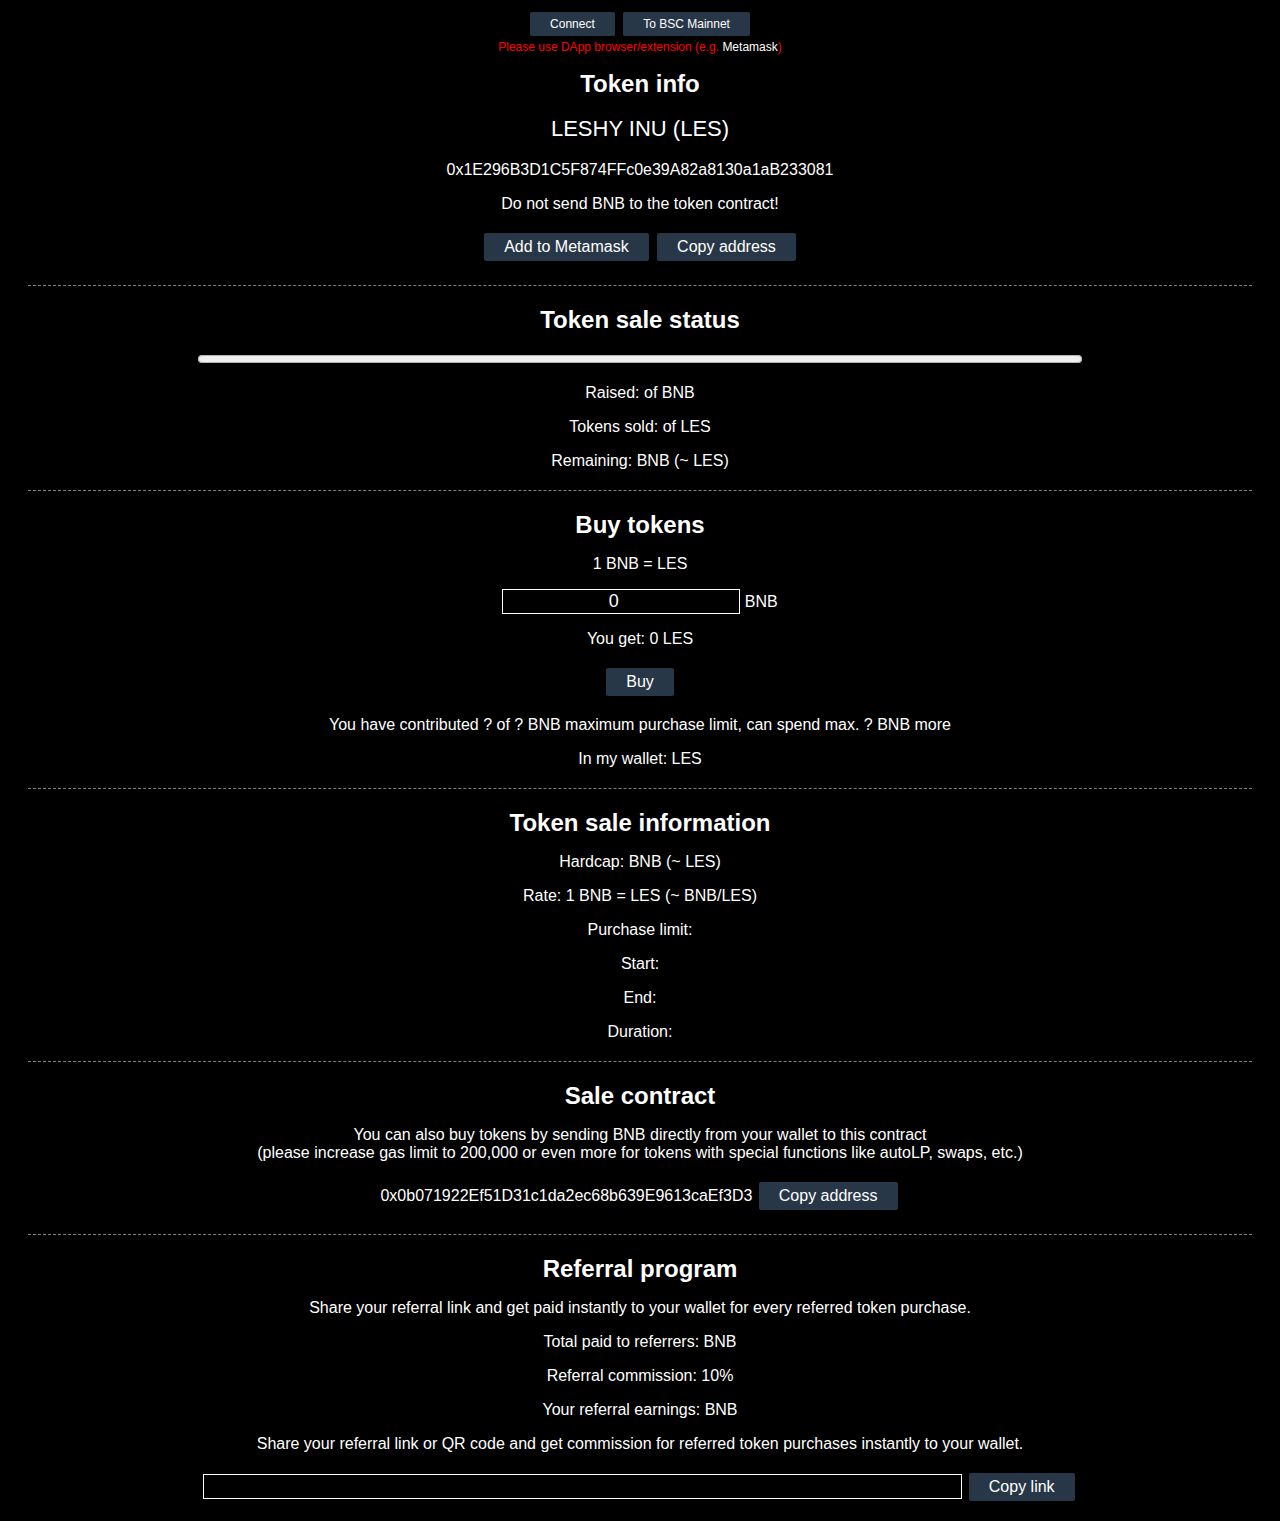
<file: presale/index2.html>
<!DOCTYPE html>
<html >
<head>
    <meta charset="UTF-8">
    <meta http-equiv="X-UA-Compatible" content="IE=edge">
    <meta name="viewport" content="width=device-width, initial-scale=1.0">
    <meta name="description" content="Token sale page">

    <title>Token sale</title>
   
    <script>
        var test = false; // False if contracts are on Mainnet
        var contractAddressSale = '0x0b071922Ef51D31c1da2ec68b639E9613caEf3D3';
        var contractAddressToken = '0x1E296B3D1C5F874FFc0e39A82a8130a1aB233081';
    </script>
    
    <style>
        
        body {font-family: Arial, "Helvetica Neue", Helvetica, sans-serif; color: #FFFFFF; background-color: #000000; font-size: 16px; font-weight: 400;}

        h1 { font-size: 24px; font-weight: 700;}
        h2 { font-size: 22px; font-weight: 500;}

        .small {
            font-size: 12px;
        }

        .err {
             color: red;
        }
        
        .green {
             color: green;
        }
        
        .blue {
             color: blue;
        }

        * {
          box-sizing: border-box;
        }
        
        a {
          color: #FFFFFF;
          text-decoration: none;
        }
        
        a:hover {
          color: #C0C0C0;
        }
        
        .clickable {
            cursor: pointer;
        }
        
        .clickable:hover {
            color: #C0C0C0;
        }
        
        button {
          background-color: #283747;
          border: none;
          border-radius: 2px;
          color: white;
          padding: 5px 20px;
          text-align: center;
          text-decoration: none;
          font-size: 16px;
          display: inline-block;
          margin: 4px 2px;
          cursor: pointer;
        }
        
        button:hover {
          background-color: #008000;
        }
        
        button[disabled] {
          opacity: 0.6;
          cursor: not-allowed;
        }
        
        hr {
            margin: 20px;
            border: 0;
            border-top: 1px dashed;
        }
        
        input {
          text-align: center;
          font-size: 18px;
          background-color: #000000;
          color: #FFFFFF;
          border:1px solid;
          max-width: 100%;
        }
    </style>
    
</head>

<body>
    
    <div style="text-align: center">
        <button id="connect" style="font-size: 12px">Connect</button> <button class="switch" id="addMainBSC" style="font-size: 12px;">To BSC Mainnet</button>
        <span id="nometamask" class="err" style="display: none">Please install Metamask first...</span>
        <div class="network small"><span id="curnet"><span class="err">Please use DApp browser/extension (e.g. <a target="_blank" href="https://metamask.io">Metamask</a>)</span></span> <span id="myAddr"></span>
        <span id="referred" style="display:none"><br>Referrer: <span id="referrer"></span></span></div>
    </div>
    
    <div style="text-align: center">
        <h1>Token info</h1>
        <h2><span id="tokenName">LESHY INU</span> (<span class="tokenSymbol">LES</span>)</h2>
        <p><a target="_blank" href="https://bscscan.com/token/0x1E296B3D1C5F874FFc0e39A82a8130a1aB233081" id="tokenAddress">0x1E296B3D1C5F874FFc0e39A82a8130a1aB233081</a></p>
        <!-- Reserved in case you want to show decimals and total supply: Decimals <span id="#tokenDecimals"></span> Total supply <span id="#tokenSupply"></span>-->
        <p>Do not send BNB to the token contract!</p>
        <p><button id="addToken" style="text-align: center">Add to Metamask</button> <button id="copyToken" style="text-align: center">Copy address</button></p>
    </div>
    
    <hr>
    
    <div style="text-align: center">
        <h1>Token sale status</h1>
        <h1>
            <span id="finished" style="display:none" class="status green">Finished</span>
            <span id="addtokens" style="display:none" class="status err"><br>Ask token sale admin to approve token sale contract or check tokens balance on the wallet!</span>
            <span id="active" style="display:none" class="status green">Active</span>
            <span id="paused" style="display:none" class="status err">Paused</span>
            <span id="upcoming" style="display:none" class="status blue">Upcoming</span>
            <span id="upcomingtimer" style="display:none" class="status blue"><br>begins in <span id="starttimer"></span></span>
            <span id="activetimer" style="display:none" class="status green"><br>ends in <span id="endtimer"></span></span>
        </h1>
        <p><progress id="progress" value="0" max="100" style="width: 70%"></progress></p>
        <p>Raised: <span id="raised"></span> of <span class="hardcap"></span> BNB</p>
        <p>Tokens sold: <span id="sold"></span> of <span class="saleqty"></span> <span class="tokenSymbol">LES</span></p>
        <p>Remaining: <span id="toraise"></span> BNB (~ <span id="unsold"></span> <span class="tokenSymbol">LES</span>)</p>
    </div>
    <hr>
    
    <div style="text-align: center">
        <h1>Buy tokens</h1>
        <p>1 BNB = <span class="rate"></span> <span class="tokenSymbol">LES</span></p>
        <p><input type="number" id="buyAmount" value="0" min="0"> BNB</p>
        <p>You get: <span id="get">0</span> <span class="tokenSymbol">LES</span></p>
        <p><button id="buyBtn" style="text-align: center">Buy</button></p>
        <p>You have contributed <span id="mySpendings">?</span> of <span class="max">?</span> BNB maximum purchase limit, 
        can spend max. <span id="myRemaining">?</span> BNB more</p>
        <p>In my wallet: <span id="myTokens"></span> <span class="tokenSymbol">LES</span></p>
    </div>
    <hr>
    
    <div style="text-align: center">
        <h1>Token sale information</h1>
        <p>Hardcap: <span class="hardcap"></span> BNB (~ <span class="saleqty"></span> <span class="tokenSymbol">LES</span>)</p>
        <p>Rate: 1 BNB = <span class="rate"></span> <span class="tokenSymbol">LES</span> (~ <span class="price"></span> BNB/<span class="tokenSymbol">LES</span>)</p>
        <p>Purchase limit: <span class="max"></span></p>
        <p>Start: <span id="start"></span></p>
        <p>End: <span id="end"></span></p>
        <p>Duration: <span id="duration"></span></p>

    </div>
    <hr>
    
    <div style="text-align: center">
        <h1>Sale contract</h1>
        <p>You can also buy tokens by sending BNB directly from your wallet to this contract<br>
        (please increase gas limit to 200,000 or even more for tokens with special functions like autoLP, swaps, etc.)</p>
        <p><a href="https://bscscan.com/address/0x0b071922Ef51D31c1da2ec68b639E9613caEf3D3" target="_blank" id="saleAddress">0x0b071922Ef51D31c1da2ec68b639E9613caEf3D3</a>  <button id="copySale" style="text-align: center">Copy address</button></p>
            <div style="text-align: center" id="saleqr"></div>
    </div>
    <hr>
    
    <div id="refarea" style="text-align: center">
        <h1>Referral program</h1>
        <p>Share your referral link and get paid instantly to your wallet for every referred token purchase.</p>
        <p>Total paid to referrers: <span id="refTotal"></span> BNB</p>
        <p>Referral commission: <span id="refPercent">10</span>%</p>
        <p>Your referral earnings: <span id="refMy"></span> BNB</p>
        
        <p>Share your referral link or QR code and get commission for referred token purchases instantly to your wallet.</p>
        <p><input type="text" id="referLink" size="70" readonly="true"> <button id="copyreflink">Copy link</button></p>
        <div id="refqrcode">
            <div style="text-align: center" id="refqr"></div>
        </div>
        <p id="refErr" class="err" style="display: none">Please connect your wallet on Binance Smart Chain to generate your referral link!</p>
    </div>
    
<script src='https://dappbuilder.org/js/jquery-3.6.0.min.js' type="text/javascript" charset="utf-8"></script>
<script src='https://dappbuilder.org/js/ethers-5.0.umd.min.js' type="text/javascript" charset="utf-8"></script>
<script src='https://dappbuilder.org/bsc/tokensaletimerefadm/js/tokensale.ui.js' type="text/javascript" charset="utf-8"></script>

</body>
</html>
</file>
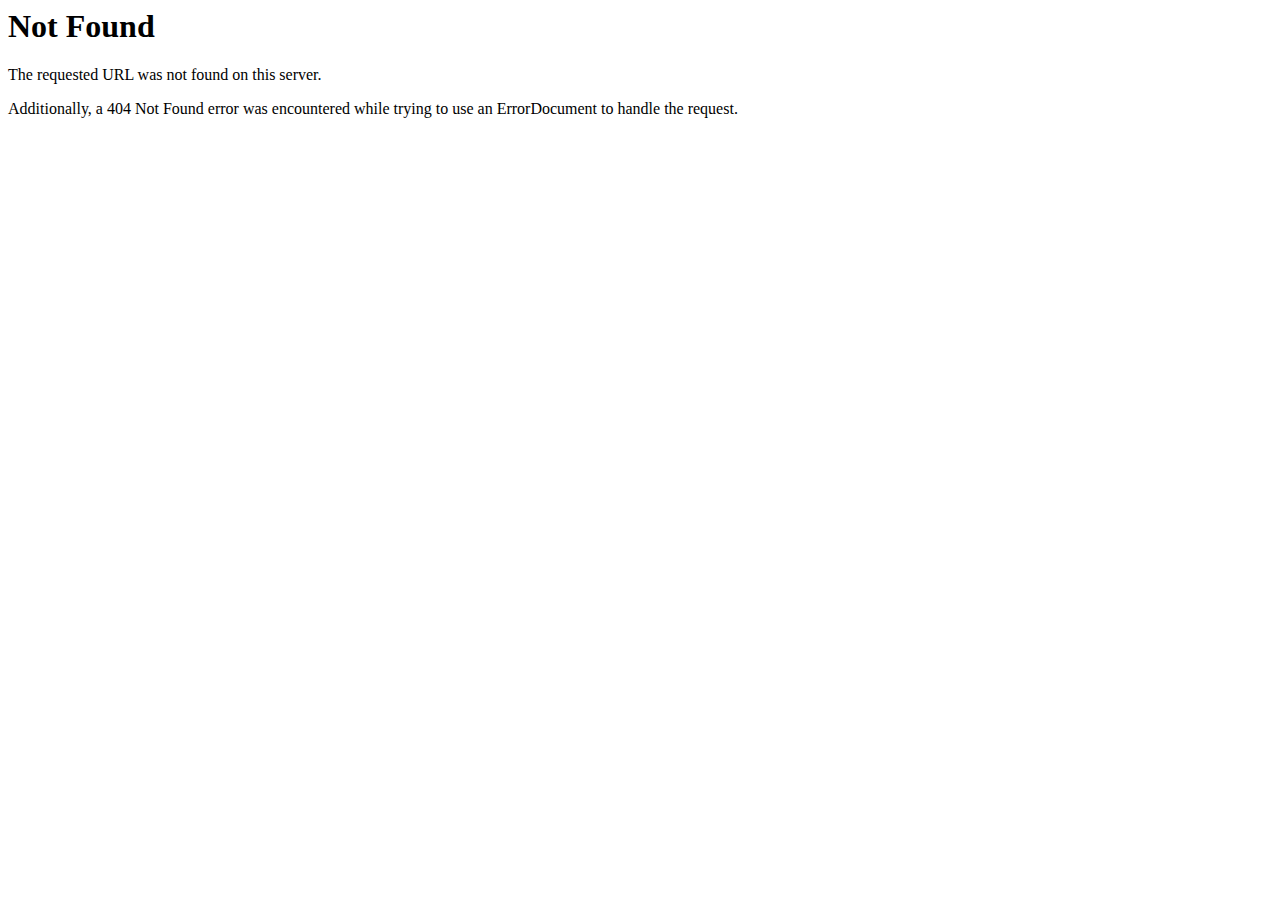
<file: whitepaper/fonts/glyphicons-halflings-regular.html>
<!DOCTYPE HTML PUBLIC "-//IETF//DTD HTML 2.0//EN">
<html><head>
<title>404 Not Found</title>
</head><body>
<h1>Not Found</h1>
<p>The requested URL was not found on this server.</p>
<p>Additionally, a 404 Not Found
error was encountered while trying to use an ErrorDocument to handle the request.</p>
</body></html>
</file>
<file: whitepaper/css/stroke.css>
@font-face {
	font-family: 'Stroke-Gap-Icons';
	src: url('../fonts/Stroke-Gap-Icons.eot');
	src: url('../fonts/Stroke-Gap-Icons.svg');
	src: url('../fonts/Stroke-Gap-Icons.ttf');
	src: url('../fonts/Stroke-Gap-Icons.woff');
}
@font-face {
	font-family: 'Stroke-Gap-Icons';
	src: url([data-uri]) format('truetype'),
		 url([data-uri]) format('woff');
	font-weight: normal;
	font-style: normal;
}

.icon {
	font-family: 'Stroke-Gap-Icons';
	speak: none;
	font-style: normal;
	font-weight: normal;
	font-variant: normal;
	text-transform: none;
	line-height: 1;

	/* Better Font Rendering =========== */
	-webkit-font-smoothing: antialiased;
	-moz-osx-font-smoothing: grayscale;
}

.icon-WorldWide:before {
	content: "\e600";
}
.icon-WorldGlobe:before {
	content: "\e601";
}
.icon-Underpants:before {
	content: "\e602";
}
.icon-Tshirt:before {
	content: "\e603";
}
.icon-Trousers:before {
	content: "\e604";
}
.icon-Tie:before {
	content: "\e605";
}
.icon-TennisBall:before {
	content: "\e606";
}
.icon-Telesocpe:before {
	content: "\e607";
}
.icon-Stop:before {
	content: "\e608";
}
.icon-Starship:before {
	content: "\e609";
}
.icon-Starship2:before {
	content: "\e60a";
}
.icon-Speaker:before {
	content: "\e60b";
}
.icon-Speaker2:before {
	content: "\e60c";
}
.icon-Soccer:before {
	content: "\e60d";
}
.icon-Snikers:before {
	content: "\e60e";
}
.icon-Scisors:before {
	content: "\e60f";
}
.icon-Puzzle:before {
	content: "\e610";
}
.icon-Printer:before {
	content: "\e611";
}
.icon-Pool:before {
	content: "\e612";
}
.icon-Podium:before {
	content: "\e613";
}
.icon-Play:before {
	content: "\e614";
}
.icon-Planet:before {
	content: "\e615";
}
.icon-Pause:before {
	content: "\e616";
}
.icon-Next:before {
	content: "\e617";
}
.icon-MusicNote2:before {
	content: "\e618";
}
.icon-MusicNote:before {
	content: "\e619";
}
.icon-MusicMixer:before {
	content: "\e61a";
}
.icon-Microphone:before {
	content: "\e61b";
}
.icon-Medal:before {
	content: "\e61c";
}
.icon-ManFigure:before {
	content: "\e61d";
}
.icon-Magnet:before {
	content: "\e61e";
}
.icon-Like:before {
	content: "\e61f";
}
.icon-Hanger:before {
	content: "\e620";
}
.icon-Handicap:before {
	content: "\e621";
}
.icon-Forward:before {
	content: "\e622";
}
.icon-Footbal:before {
	content: "\e623";
}
.icon-Flag:before {
	content: "\e624";
}
.icon-FemaleFigure:before {
	content: "\e625";
}
.icon-Dislike:before {
	content: "\e626";
}
.icon-DiamondRing:before {
	content: "\e627";
}
.icon-Cup:before {
	content: "\e628";
}
.icon-Crown:before {
	content: "\e629";
}
.icon-Column:before {
	content: "\e62a";
}
.icon-Click:before {
	content: "\e62b";
}
.icon-Cassette:before {
	content: "\e62c";
}
.icon-Bomb:before {
	content: "\e62d";
}
.icon-BatteryLow:before {
	content: "\e62e";
}
.icon-BatteryFull:before {
	content: "\e62f";
}
.icon-Bascketball:before {
	content: "\e630";
}
.icon-Astronaut:before {
	content: "\e631";
}
.icon-WineGlass:before {
	content: "\e632";
}
.icon-Water:before {
	content: "\e633";
}
.icon-Wallet:before {
	content: "\e634";
}
.icon-Umbrella:before {
	content: "\e635";
}
.icon-TV:before {
	content: "\e636";
}
.icon-TeaMug:before {
	content: "\e637";
}
.icon-Tablet:before {
	content: "\e638";
}
.icon-Soda:before {
	content: "\e639";
}
.icon-SodaCan:before {
	content: "\e63a";
}
.icon-SimCard:before {
	content: "\e63b";
}
.icon-Signal:before {
	content: "\e63c";
}
.icon-Shaker:before {
	content: "\e63d";
}
.icon-Radio:before {
	content: "\e63e";
}
.icon-Pizza:before {
	content: "\e63f";
}
.icon-Phone:before {
	content: "\e640";
}
.icon-Notebook:before {
	content: "\e641";
}
.icon-Mug:before {
	content: "\e642";
}
.icon-Mastercard:before {
	content: "\e643";
}
.icon-Ipod:before {
	content: "\e644";
}
.icon-Info:before {
	content: "\e645";
}
.icon-Icecream2:before {
	content: "\e646";
}
.icon-Icecream1:before {
	content: "\e647";
}
.icon-Hourglass:before {
	content: "\e648";
}
.icon-Help:before {
	content: "\e649";
}
.icon-Goto:before {
	content: "\e64a";
}
.icon-Glasses:before {
	content: "\e64b";
}
.icon-Gameboy:before {
	content: "\e64c";
}
.icon-ForkandKnife:before {
	content: "\e64d";
}
.icon-Export:before {
	content: "\e64e";
}
.icon-Exit:before {
	content: "\e64f";
}
.icon-Espresso:before {
	content: "\e650";
}
.icon-Drop:before {
	content: "\e651";
}
.icon-Download:before {
	content: "\e652";
}
.icon-Dollars:before {
	content: "\e653";
}
.icon-Dollar:before {
	content: "\e654";
}
.icon-DesktopMonitor:before {
	content: "\e655";
}
.icon-Corkscrew:before {
	content: "\e656";
}
.icon-CoffeeToGo:before {
	content: "\e657";
}
.icon-Chart:before {
	content: "\e658";
}
.icon-ChartUp:before {
	content: "\e659";
}
.icon-ChartDown:before {
	content: "\e65a";
}
.icon-Calculator:before {
	content: "\e65b";
}
.icon-Bread:before {
	content: "\e65c";
}
.icon-Bourbon:before {
	content: "\e65d";
}
.icon-BottleofWIne:before {
	content: "\e65e";
}
.icon-Bag:before {
	content: "\e65f";
}
.icon-Arrow:before {
	content: "\e660";
}
.icon-Antenna2:before {
	content: "\e661";
}
.icon-Antenna1:before {
	content: "\e662";
}
.icon-Anchor:before {
	content: "\e663";
}
.icon-Wheelbarrow:before {
	content: "\e664";
}
.icon-Webcam:before {
	content: "\e665";
}
.icon-Unlinked:before {
	content: "\e666";
}
.icon-Truck:before {
	content: "\e667";
}
.icon-Timer:before {
	content: "\e668";
}
.icon-Time:before {
	content: "\e669";
}
.icon-StorageBox:before {
	content: "\e66a";
}
.icon-Star:before {
	content: "\e66b";
}
.icon-ShoppingCart:before {
	content: "\e66c";
}
.icon-Shield:before {
	content: "\e66d";
}
.icon-Seringe:before {
	content: "\e66e";
}
.icon-Pulse:before {
	content: "\e66f";
}
.icon-Plaster:before {
	content: "\e670";
}
.icon-Plaine:before {
	content: "\e671";
}
.icon-Pill:before {
	content: "\e672";
}
.icon-PicnicBasket:before {
	content: "\e673";
}
.icon-Phone2:before {
	content: "\e674";
}
.icon-Pencil:before {
	content: "\e675";
}
.icon-Pen:before {
	content: "\e676";
}
.icon-PaperClip:before {
	content: "\e677";
}
.icon-On-Off:before {
	content: "\e678";
}
.icon-Mouse:before {
	content: "\e679";
}
.icon-Megaphone:before {
	content: "\e67a";
}
.icon-Linked:before {
	content: "\e67b";
}
.icon-Keyboard:before {
	content: "\e67c";
}
.icon-House:before {
	content: "\e67d";
}
.icon-Heart:before {
	content: "\e67e";
}
.icon-Headset:before {
	content: "\e67f";
}
.icon-FullShoppingCart:before {
	content: "\e680";
}
.icon-FullScreen:before {
	content: "\e681";
}
.icon-Folder:before {
	content: "\e682";
}
.icon-Floppy:before {
	content: "\e683";
}
.icon-Files:before {
	content: "\e684";
}
.icon-File:before {
	content: "\e685";
}
.icon-FileBox:before {
	content: "\e686";
}
.icon-ExitFullScreen:before {
	content: "\e687";
}
.icon-EmptyBox:before {
	content: "\e688";
}
.icon-Delete:before {
	content: "\e689";
}
.icon-Controller:before {
	content: "\e68a";
}
.icon-Compass:before {
	content: "\e68b";
}
.icon-CompassTool:before {
	content: "\e68c";
}
.icon-ClipboardText:before {
	content: "\e68d";
}
.icon-ClipboardChart:before {
	content: "\e68e";
}
.icon-ChemicalGlass:before {
	content: "\e68f";
}
.icon-CD:before {
	content: "\e690";
}
.icon-Carioca:before {
	content: "\e691";
}
.icon-Car:before {
	content: "\e692";
}
.icon-Book:before {
	content: "\e693";
}
.icon-BigTruck:before {
	content: "\e694";
}
.icon-Bicycle:before {
	content: "\e695";
}
.icon-Wrench:before {
	content: "\e696";
}
.icon-Web:before {
	content: "\e697";
}
.icon-Watch:before {
	content: "\e698";
}
.icon-Volume:before {
	content: "\e699";
}
.icon-Video:before {
	content: "\e69a";
}
.icon-Users:before {
	content: "\e69b";
}
.icon-User:before {
	content: "\e69c";
}
.icon-UploadCLoud:before {
	content: "\e69d";
}
.icon-Typing:before {
	content: "\e69e";
}
.icon-Tools:before {
	content: "\e69f";
}
.icon-Tag:before {
	content: "\e6a0";
}
.icon-Speedometter:before {
	content: "\e6a1";
}
.icon-Share:before {
	content: "\e6a2";
}
.icon-Settings:before {
	content: "\e6a3";
}
.icon-Search:before {
	content: "\e6a4";
}
.icon-Screwdriver:before {
	content: "\e6a5";
}
.icon-Rolodex:before {
	content: "\e6a6";
}
.icon-Ringer:before {
	content: "\e6a7";
}
.icon-Resume:before {
	content: "\e6a8";
}
.icon-Restart:before {
	content: "\e6a9";
}
.icon-PowerOff:before {
	content: "\e6aa";
}
.icon-Pointer:before {
	content: "\e6ab";
}
.icon-Picture:before {
	content: "\e6ac";
}
.icon-OpenedLock:before {
	content: "\e6ad";
}
.icon-Notes:before {
	content: "\e6ae";
}
.icon-Mute:before {
	content: "\e6af";
}
.icon-Movie:before {
	content: "\e6b0";
}
.icon-Microphone2:before {
	content: "\e6b1";
}
.icon-Message:before {
	content: "\e6b2";
}
.icon-MessageRight:before {
	content: "\e6b3";
}
.icon-MessageLeft:before {
	content: "\e6b4";
}
.icon-Menu:before {
	content: "\e6b5";
}
.icon-Media:before {
	content: "\e6b6";
}
.icon-Mail:before {
	content: "\e6b7";
}
.icon-List:before {
	content: "\e6b8";
}
.icon-Layers:before {
	content: "\e6b9";
}
.icon-Key:before {
	content: "\e6ba";
}
.icon-Imbox:before {
	content: "\e6bb";
}
.icon-Eye:before {
	content: "\e6bc";
}
.icon-Edit:before {
	content: "\e6bd";
}
.icon-DSLRCamera:before {
	content: "\e6be";
}
.icon-DownloadCloud:before {
	content: "\e6bf";
}
.icon-CompactCamera:before {
	content: "\e6c0";
}
.icon-Cloud:before {
	content: "\e6c1";
}
.icon-ClosedLock:before {
	content: "\e6c2";
}
.icon-Chart2:before {
	content: "\e6c3";
}
.icon-Bulb:before {
	content: "\e6c4";
}
.icon-Briefcase:before {
	content: "\e6c5";
}
.icon-Blog:before {
	content: "\e6c6";
}
.icon-Agenda:before {
	content: "\e6c7";
}
</file>
<file: whitepaper/css/prettyPhoto.css>
div.pp_default .pp_top,div.pp_default .pp_top .pp_middle,div.pp_default .pp_top .pp_left,div.pp_default .pp_top .pp_right,div.pp_default .pp_bottom,div.pp_default .pp_bottom .pp_left,div.pp_default .pp_bottom .pp_middle,div.pp_default .pp_bottom .pp_right{height:13px}
div.pp_default .pp_top .pp_left{background:url(../images/prettyPhoto/default/sprite.png) -78px -93px no-repeat}
div.pp_default .pp_top .pp_middle{background:url(../images/prettyPhoto/default/sprite_x.png) top left repeat-x}
div.pp_default .pp_top .pp_right{background:url(../images/prettyPhoto/default/sprite.png) -112px -93px no-repeat}
div.pp_default .pp_content .ppt{color:#f8f8f8}
div.pp_default .pp_content_container .pp_left{background:url(../images/prettyPhoto/default/sprite_y.png) -7px 0 repeat-y;padding-left:13px}
div.pp_default .pp_content_container .pp_right{background:url(../images/prettyPhoto/default/sprite_y.png) top right repeat-y;padding-right:13px}
div.pp_default .pp_next:hover{background:url(../images/prettyPhoto/default/sprite_next.png) center right no-repeat;cursor:pointer}
div.pp_default .pp_previous:hover{background:url(../images/prettyPhoto/default/sprite_prev.png) center left no-repeat;cursor:pointer}
div.pp_default .pp_expand{background:url(../images/prettyPhoto/default/sprite.png) 0 -29px no-repeat;cursor:pointer;width:28px;height:28px}
div.pp_default .pp_expand:hover{background:url(../images/prettyPhoto/default/sprite.png) 0 -56px no-repeat;cursor:pointer}
div.pp_default .pp_contract{background:url(../images/prettyPhoto/default/sprite.png) 0 -84px no-repeat;cursor:pointer;width:28px;height:28px}
div.pp_default .pp_contract:hover{background:url(../images/prettyPhoto/default/sprite.png) 0 -113px no-repeat;cursor:pointer}
div.pp_default .pp_close{width:30px;height:30px;background:url(../images/prettyPhoto/default/sprite.png) 2px 1px no-repeat;cursor:pointer}
div.pp_default .pp_gallery ul li a{background:url(../images/prettyPhoto/default/default_thumb.png) center center #f8f8f8;border:1px solid #aaa}
div.pp_default .pp_social{margin-top:7px}
div.pp_default .pp_gallery a.pp_arrow_previous,div.pp_default .pp_gallery a.pp_arrow_next{position:static;left:auto}
div.pp_default .pp_nav .pp_play,div.pp_default .pp_nav .pp_pause{background:url(../images/prettyPhoto/default/sprite.png) -51px 1px no-repeat;height:30px;width:30px}
div.pp_default .pp_nav .pp_pause{background-position:-51px -29px}
div.pp_default a.pp_arrow_previous,div.pp_default a.pp_arrow_next{background:url(../images/prettyPhoto/default/sprite.png) -31px -3px no-repeat;height:20px;width:20px;margin:4px 0 0}
div.pp_default a.pp_arrow_next{left:52px;background-position:-82px -3px}
div.pp_default .pp_content_container .pp_details{margin-top:5px}
div.pp_default .pp_nav{clear:none;height:30px;width:110px;position:relative}
div.pp_default .pp_nav .currentTextHolder{font-family:Georgia;font-style:italic;color:#999;font-size:11px;left:75px;line-height:25px;position:absolute;top:2px;margin:0;padding:0 0 0 10px}
div.pp_default .pp_close:hover,div.pp_default .pp_nav .pp_play:hover,div.pp_default .pp_nav .pp_pause:hover,div.pp_default .pp_arrow_next:hover,div.pp_default .pp_arrow_previous:hover{opacity:0.7}
div.pp_default .pp_description{font-size:11px;font-weight:700;line-height:14px;margin:5px 50px 5px 0}
div.pp_default .pp_bottom .pp_left{background:url(../images/prettyPhoto/default/sprite.png) -78px -127px no-repeat}
div.pp_default .pp_bottom .pp_middle{background:url(../images/prettyPhoto/default/sprite_x.png) bottom left repeat-x}
div.pp_default .pp_bottom .pp_right{background:url(../images/prettyPhoto/default/sprite.png) -112px -127px no-repeat}
div.pp_default .pp_loaderIcon{background:url(../images/prettyPhoto/default/loader.gif) center center no-repeat}
div.light_rounded .pp_top .pp_left{background:url(../images/prettyPhoto/light_rounded/sprite.png) -88px -53px no-repeat}
div.light_rounded .pp_top .pp_right{background:url(../images/prettyPhoto/light_rounded/sprite.png) -110px -53px no-repeat}
div.light_rounded .pp_next:hover{background:url(../images/prettyPhoto/light_rounded/btnNext.png) center right no-repeat;cursor:pointer}
div.light_rounded .pp_previous:hover{background:url(../images/prettyPhoto/light_rounded/btnPrevious.png) center left no-repeat;cursor:pointer}
div.light_rounded .pp_expand{background:url(../images/prettyPhoto/light_rounded/sprite.png) -31px -26px no-repeat;cursor:pointer}
div.light_rounded .pp_expand:hover{background:url(../images/prettyPhoto/light_rounded/sprite.png) -31px -47px no-repeat;cursor:pointer}
div.light_rounded .pp_contract{background:url(../images/prettyPhoto/light_rounded/sprite.png) 0 -26px no-repeat;cursor:pointer}
div.light_rounded .pp_contract:hover{background:url(../images/prettyPhoto/light_rounded/sprite.png) 0 -47px no-repeat;cursor:pointer}
div.light_rounded .pp_close{width:75px;height:22px;background:url(../images/prettyPhoto/light_rounded/sprite.png) -1px -1px no-repeat;cursor:pointer}
div.light_rounded .pp_nav .pp_play{background:url(../images/prettyPhoto/light_rounded/sprite.png) -1px -100px no-repeat;height:15px;width:14px}
div.light_rounded .pp_nav .pp_pause{background:url(../images/prettyPhoto/light_rounded/sprite.png) -24px -100px no-repeat;height:15px;width:14px}
div.light_rounded .pp_arrow_previous{background:url(../images/prettyPhoto/light_rounded/sprite.png) 0 -71px no-repeat}
div.light_rounded .pp_arrow_next{background:url(../images/prettyPhoto/light_rounded/sprite.png) -22px -71px no-repeat}
div.light_rounded .pp_bottom .pp_left{background:url(../images/prettyPhoto/light_rounded/sprite.png) -88px -80px no-repeat}
div.light_rounded .pp_bottom .pp_right{background:url(../images/prettyPhoto/light_rounded/sprite.png) -110px -80px no-repeat}
div.dark_rounded .pp_top .pp_left{background:url(../images/prettyPhoto/dark_rounded/sprite.png) -88px -53px no-repeat}
div.dark_rounded .pp_top .pp_right{background:url(../images/prettyPhoto/dark_rounded/sprite.png) -110px -53px no-repeat}
div.dark_rounded .pp_content_container .pp_left{background:url(../images/prettyPhoto/dark_rounded/contentPattern.png) top left repeat-y}
div.dark_rounded .pp_content_container .pp_right{background:url(../images/prettyPhoto/dark_rounded/contentPattern.png) top right repeat-y}
div.dark_rounded .pp_next:hover{background:url(../images/prettyPhoto/dark_rounded/btnNext.png) center right no-repeat;cursor:pointer}
div.dark_rounded .pp_previous:hover{background:url(../images/prettyPhoto/dark_rounded/btnPrevious.png) center left no-repeat;cursor:pointer}
div.dark_rounded .pp_expand{background:url(../images/prettyPhoto/dark_rounded/sprite.png) -31px -26px no-repeat;cursor:pointer}
div.dark_rounded .pp_expand:hover{background:url(../images/prettyPhoto/dark_rounded/sprite.png) -31px -47px no-repeat;cursor:pointer}
div.dark_rounded .pp_contract{background:url(../images/prettyPhoto/dark_rounded/sprite.png) 0 -26px no-repeat;cursor:pointer}
div.dark_rounded .pp_contract:hover{background:url(../images/prettyPhoto/dark_rounded/sprite.png) 0 -47px no-repeat;cursor:pointer}
div.dark_rounded .pp_close{width:75px;height:22px;background:url(../images/prettyPhoto/dark_rounded/sprite.png) -1px -1px no-repeat;cursor:pointer}
div.dark_rounded .pp_description{margin-right:85px;color:#fff}
div.dark_rounded .pp_nav .pp_play{background:url(../images/prettyPhoto/dark_rounded/sprite.png) -1px -100px no-repeat;height:15px;width:14px}
div.dark_rounded .pp_nav .pp_pause{background:url(../images/prettyPhoto/dark_rounded/sprite.png) -24px -100px no-repeat;height:15px;width:14px}
div.dark_rounded .pp_arrow_previous{background:url(../images/prettyPhoto/dark_rounded/sprite.png) 0 -71px no-repeat}
div.dark_rounded .pp_arrow_next{background:url(../images/prettyPhoto/dark_rounded/sprite.png) -22px -71px no-repeat}
div.dark_rounded .pp_bottom .pp_left{background:url(../images/prettyPhoto/dark_rounded/sprite.png) -88px -80px no-repeat}
div.dark_rounded .pp_bottom .pp_right{background:url(../images/prettyPhoto/dark_rounded/sprite.png) -110px -80px no-repeat}
div.dark_rounded .pp_loaderIcon{background:url(../images/prettyPhoto/dark_rounded/loader.gif) center center no-repeat}
div.dark_square .pp_left,div.dark_square .pp_middle,div.dark_square .pp_right,div.dark_square .pp_content{background:#000}
div.dark_square .pp_description{color:#fff;margin:0 85px 0 0}
div.dark_square .pp_loaderIcon{background:url(../images/prettyPhoto/dark_square/loader.gif) center center no-repeat}
div.dark_square .pp_expand{background:url(../images/prettyPhoto/dark_square/sprite.png) -31px -26px no-repeat;cursor:pointer}
div.dark_square .pp_expand:hover{background:url(../images/prettyPhoto/dark_square/sprite.png) -31px -47px no-repeat;cursor:pointer}
div.dark_square .pp_contract{background:url(../images/prettyPhoto/dark_square/sprite.png) 0 -26px no-repeat;cursor:pointer}
div.dark_square .pp_contract:hover{background:url(../images/prettyPhoto/dark_square/sprite.png) 0 -47px no-repeat;cursor:pointer}
div.dark_square .pp_close{width:75px;height:22px;background:url(../images/prettyPhoto/dark_square/sprite.png) -1px -1px no-repeat;cursor:pointer}
div.dark_square .pp_nav{clear:none}
div.dark_square .pp_nav .pp_play{background:url(../images/prettyPhoto/dark_square/sprite.png) -1px -100px no-repeat;height:15px;width:14px}
div.dark_square .pp_nav .pp_pause{background:url(../images/prettyPhoto/dark_square/sprite.png) -24px -100px no-repeat;height:15px;width:14px}
div.dark_square .pp_arrow_previous{background:url(../images/prettyPhoto/dark_square/sprite.png) 0 -71px no-repeat}
div.dark_square .pp_arrow_next{background:url(../images/prettyPhoto/dark_square/sprite.png) -22px -71px no-repeat}
div.dark_square .pp_next:hover{background:url(../images/prettyPhoto/dark_square/btnNext.png) center right no-repeat;cursor:pointer}
div.dark_square .pp_previous:hover{background:url(../images/prettyPhoto/dark_square/btnPrevious.png) center left no-repeat;cursor:pointer}
div.light_square .pp_expand{background:url(../images/prettyPhoto/light_square/sprite.png) -31px -26px no-repeat;cursor:pointer}
div.light_square .pp_expand:hover{background:url(../images/prettyPhoto/light_square/sprite.png) -31px -47px no-repeat;cursor:pointer}
div.light_square .pp_contract{background:url(../images/prettyPhoto/light_square/sprite.png) 0 -26px no-repeat;cursor:pointer}
div.light_square .pp_contract:hover{background:url(../images/prettyPhoto/light_square/sprite.png) 0 -47px no-repeat;cursor:pointer}
div.light_square .pp_close{width:75px;height:22px;background:url(../images/prettyPhoto/light_square/sprite.png) -1px -1px no-repeat;cursor:pointer}
div.light_square .pp_nav .pp_play{background:url(../images/prettyPhoto/light_square/sprite.png) -1px -100px no-repeat;height:15px;width:14px}
div.light_square .pp_nav .pp_pause{background:url(../images/prettyPhoto/light_square/sprite.png) -24px -100px no-repeat;height:15px;width:14px}
div.light_square .pp_arrow_previous{background:url(../images/prettyPhoto/light_square/sprite.png) 0 -71px no-repeat}
div.light_square .pp_arrow_next{background:url(../images/prettyPhoto/light_square/sprite.png) -22px -71px no-repeat}
div.light_square .pp_next:hover{background:url(../images/prettyPhoto/light_square/btnNext.png) center right no-repeat;cursor:pointer}
div.light_square .pp_previous:hover{background:url(../images/prettyPhoto/light_square/btnPrevious.png) center left no-repeat;cursor:pointer}
div.facebook .pp_top .pp_left{background:url(../images/prettyPhoto/facebook/sprite.png) -88px -53px no-repeat}
div.facebook .pp_top .pp_middle{background:url(../images/prettyPhoto/facebook/contentPatternTop.png) top left repeat-x}
div.facebook .pp_top .pp_right{background:url(../images/prettyPhoto/facebook/sprite.png) -110px -53px no-repeat}
div.facebook .pp_content_container .pp_left{background:url(../images/prettyPhoto/facebook/contentPatternLeft.png) top left repeat-y}
div.facebook .pp_content_container .pp_right{background:url(../images/prettyPhoto/facebook/contentPatternRight.png) top right repeat-y}
div.facebook .pp_expand{background:url(../images/prettyPhoto/facebook/sprite.png) -31px -26px no-repeat;cursor:pointer}
div.facebook .pp_expand:hover{background:url(../images/prettyPhoto/facebook/sprite.png) -31px -47px no-repeat;cursor:pointer}
div.facebook .pp_contract{background:url(../images/prettyPhoto/facebook/sprite.png) 0 -26px no-repeat;cursor:pointer}
div.facebook .pp_contract:hover{background:url(../images/prettyPhoto/facebook/sprite.png) 0 -47px no-repeat;cursor:pointer}
div.facebook .pp_close{width:22px;height:22px;background:url(../images/prettyPhoto/facebook/sprite.png) -1px -1px no-repeat;cursor:pointer}
div.facebook .pp_description{margin:0 37px 0 0}
div.facebook .pp_loaderIcon{background:url(../images/prettyPhoto/facebook/loader.gif) center center no-repeat}
div.facebook .pp_arrow_previous{background:url(../images/prettyPhoto/facebook/sprite.png) 0 -71px no-repeat;height:22px;margin-top:0;width:22px}
div.facebook .pp_arrow_previous.disabled{background-position:0 -96px;cursor:default}
div.facebook .pp_arrow_next{background:url(../images/prettyPhoto/facebook/sprite.png) -32px -71px no-repeat;height:22px;margin-top:0;width:22px}
div.facebook .pp_arrow_next.disabled{background-position:-32px -96px;cursor:default}
div.facebook .pp_nav{margin-top:0}
div.facebook .pp_nav p{font-size:15px;padding:0 3px 0 4px}
div.facebook .pp_nav .pp_play{background:url(../images/prettyPhoto/facebook/sprite.png) -1px -123px no-repeat;height:22px;width:22px}
div.facebook .pp_nav .pp_pause{background:url(../images/prettyPhoto/facebook/sprite.png) -32px -123px no-repeat;height:22px;width:22px}
div.facebook .pp_next:hover{background:url(../images/prettyPhoto/facebook/btnNext.png) center right no-repeat;cursor:pointer}
div.facebook .pp_previous:hover{background:url(../images/prettyPhoto/facebook/btnPrevious.png) center left no-repeat;cursor:pointer}
div.facebook .pp_bottom .pp_left{background:url(../images/prettyPhoto/facebook/sprite.png) -88px -80px no-repeat}
div.facebook .pp_bottom .pp_middle{background:url(../images/prettyPhoto/facebook/contentPatternBottom.png) top left repeat-x}
div.facebook .pp_bottom .pp_right{background:url(../images/prettyPhoto/facebook/sprite.png) -110px -80px no-repeat}
div.pp_pic_holder a:focus{outline:none}
div.pp_overlay{background:#000;display:none;left:0;position:absolute;top:0;width:100%;z-index:9500}
div.pp_pic_holder{display:none;position:absolute;width:100px;z-index:10000}
.pp_content{height:40px;min-width:40px}
* html .pp_content{width:40px}
.pp_content_container{position:relative;text-align:left;width:100%}
.pp_content_container .pp_left{padding-left:20px}
.pp_content_container .pp_right{padding-right:20px}
.pp_content_container .pp_details{float:left;margin:10px 0 2px}
.pp_description{display:none;margin:0}
.pp_social{float:left;margin:0}
.pp_social .facebook{float:left;margin-left:5px;width:55px;overflow:hidden}
.pp_social .twitter{float:left}
.pp_nav{clear:right;float:left;margin:3px 10px 0 0}
.pp_nav p{float:left;white-space:nowrap;margin:2px 4px}
.pp_nav .pp_play,.pp_nav .pp_pause{float:left;margin-right:4px;text-indent:-10000px}
a.pp_arrow_previous,a.pp_arrow_next{display:block;float:left;height:15px;margin-top:3px;overflow:hidden;text-indent:-10000px;width:14px}
.pp_hoverContainer{position:absolute;top:0;width:100%;z-index:2000}
.pp_gallery{display:none;left:50%;margin-top:-50px;position:absolute;z-index:10000}
.pp_gallery div{float:left;overflow:hidden;position:relative}
.pp_gallery ul{float:left;height:35px;position:relative;white-space:nowrap;margin:0 0 0 5px;padding:0}
.pp_gallery ul a{border:1px rgba(0,0,0,0.5) solid;display:block;float:left;height:33px;overflow:hidden}
.pp_gallery ul a img{border:0}
.pp_gallery li{display:block;float:left;margin:0 5px 0 0;padding:0}
.pp_gallery li.default a{background:url(../images/prettyPhoto/facebook/default_thumbnail.gif) 0 0 no-repeat;display:block;height:33px;width:50px}
.pp_gallery .pp_arrow_previous,.pp_gallery .pp_arrow_next{margin-top:7px!important}
a.pp_next{background:url(../images/prettyPhoto/light_rounded/btnNext.png) 10000px 10000px no-repeat;display:block;float:right;height:100%;text-indent:-10000px;width:49%}
a.pp_previous{background:url(../images/prettyPhoto/light_rounded/btnNext.png) 10000px 10000px no-repeat;display:block;float:left;height:100%;text-indent:-10000px;width:49%}
a.pp_expand,a.pp_contract{cursor:pointer;display:none;height:20px;position:absolute;right:30px;text-indent:-10000px;top:10px;width:20px;z-index:20000}
a.pp_close{position:absolute;right:0;top:0;display:block;line-height:22px;text-indent:-10000px}
.pp_loaderIcon{display:block;height:24px;left:50%;position:absolute;top:50%;width:24px;margin:-12px 0 0 -12px}
#pp_full_res{line-height:1!important}
#pp_full_res .pp_inline{text-align:left}
#pp_full_res .pp_inline p{margin:0 0 15px}
div.ppt{color:#fff;display:none;font-size:17px;z-index:9999;margin:0 0 5px 15px}
div.pp_default .pp_content,div.light_rounded .pp_content{background-color:#fff}
div.pp_default #pp_full_res .pp_inline,div.light_rounded .pp_content .ppt,div.light_rounded #pp_full_res .pp_inline,div.light_square .pp_content .ppt,div.light_square #pp_full_res .pp_inline,div.facebook .pp_content .ppt,div.facebook #pp_full_res .pp_inline{color:#000}
div.pp_default .pp_gallery ul li a:hover,div.pp_default .pp_gallery ul li.selected a,.pp_gallery ul a:hover,.pp_gallery li.selected a{border-color:#fff}
div.pp_default .pp_details,div.light_rounded .pp_details,div.dark_rounded .pp_details,div.dark_square .pp_details,div.light_square .pp_details,div.facebook .pp_details{position:relative}
div.light_rounded .pp_top .pp_middle,div.light_rounded .pp_content_container .pp_left,div.light_rounded .pp_content_container .pp_right,div.light_rounded .pp_bottom .pp_middle,div.light_square .pp_left,div.light_square .pp_middle,div.light_square .pp_right,div.light_square .pp_content,div.facebook .pp_content{background:#fff}
div.light_rounded .pp_description,div.light_square .pp_description{margin-right:85px}
div.light_rounded .pp_gallery a.pp_arrow_previous,div.light_rounded .pp_gallery a.pp_arrow_next,div.dark_rounded .pp_gallery a.pp_arrow_previous,div.dark_rounded .pp_gallery a.pp_arrow_next,div.dark_square .pp_gallery a.pp_arrow_previous,div.dark_square .pp_gallery a.pp_arrow_next,div.light_square .pp_gallery a.pp_arrow_previous,div.light_square .pp_gallery a.pp_arrow_next{margin-top:12px!important}
div.light_rounded .pp_arrow_previous.disabled,div.dark_rounded .pp_arrow_previous.disabled,div.dark_square .pp_arrow_previous.disabled,div.light_square .pp_arrow_previous.disabled{background-position:0 -87px;cursor:default}
div.light_rounded .pp_arrow_next.disabled,div.dark_rounded .pp_arrow_next.disabled,div.dark_square .pp_arrow_next.disabled,div.light_square .pp_arrow_next.disabled{background-position:-22px -87px;cursor:default}
div.light_rounded .pp_loaderIcon,div.light_square .pp_loaderIcon{background:url(../images/prettyPhoto/light_rounded/loader.gif) center center no-repeat}
div.dark_rounded .pp_top .pp_middle,div.dark_rounded .pp_content,div.dark_rounded .pp_bottom .pp_middle{background:url(../images/prettyPhoto/dark_rounded/contentPattern.png) top left repeat}
div.dark_rounded .currentTextHolder,div.dark_square .currentTextHolder{color:#c4c4c4}
div.dark_rounded #pp_full_res .pp_inline,div.dark_square #pp_full_res .pp_inline{color:#fff}
.pp_top,.pp_bottom{height:20px;position:relative}
* html .pp_top,* html .pp_bottom{padding:0 20px}
.pp_top .pp_left,.pp_bottom .pp_left{height:20px;left:0;position:absolute;width:20px}
.pp_top .pp_middle,.pp_bottom .pp_middle{height:20px;left:20px;position:absolute;right:20px}
* html .pp_top .pp_middle,* html .pp_bottom .pp_middle{left:0;position:static}
.pp_top .pp_right,.pp_bottom .pp_right{height:20px;left:auto;position:absolute;right:0;top:0;width:20px}
.pp_fade,.pp_gallery li.default a img{display:none}
</file>
<file: whitepaper/css/style.css>
/* ----------------------------------------------------
  
    File Name: style.css
    Template Name: Documentation
    Created By: Surjith S M
    http://themeforest.net/user/surjithctly

    1. IMPORT
    2. SKELETON
    
------------------------------------------------------- */
/* ----------------------------------------------------
    IMPORT  
------------------------------------------------------- */

@import url(https://fonts.googleapis.com/css?family=Lato:400,100,100italic,300,300italic,400italic,700,700italic,900,900italic);
/* ----------------------------------------------------
    SKELETON    
------------------------------------------------------- */
body {
    background: #fff;
    color: #777777;
    font-size: 14px;
    line-height: 31px;
    letter-spacing: 0;
    font-weight: 400;
    padding: 0;
}

h1,
h2,
h3,
h4,
h5,
h6 {
    letter-spacing: 0px;
    font-weight: normal;
    position: relative;
    padding: 0 0 10px 0;
    font-weight: normal;
    line-height: 1.8;
    color: #242424;
}

h1 {
    font-size: 22px;
}

h2 {
    font-size: 20px;
}

h3 {
    font-size: 18px;
}

h4 {
    font-size: 21px;
}

h5 {
    font-size: 14px;
}

h6 {
    font-size: 14px;
}

h1 a,
h2 a,
h3 a,
h4 a,
h5 a,
h6 a {
    text-decoration: none !important;
}

p {
    font-size: 15px;
    font-weight: 400;
    line-height: 26px;
    letter-spacing: 0;
    margin-top: 15px;
}

img.aligncenter {
    display: block;
    text-align: center;
    display: block;
    margin: 0 auto 20px auto;
    padding: 0px;
    border: 0px;
    background: none;
}

ul {
    padding: 0;
    list-style: none;
}

ol li ul li {
    padding-left: 20px;
}

img.alignleft {
    float: left;
    margin: 6px 20px 6px 0;
    display: inline;
    border: 0px;
    background: none;
    padding: 0;
    display: block;
}

img.alignright {
    padding: 0;
    float: right;
    margin: 6px 0 6px 20px;
    border: 0px;
    display: block;
    background: none;
}

blockquote {
    font-size: 16px;
    line-height: 32px;
    font-family: 'Droid Serif', Georgia, "Times New Roman", serif;
    font-weight: normal;
    font-style: italic;
    position: relative;
    width: auto;
}

blockquote small {
    display: block;
    margin-top: 20px;
}

pre {
    line-height: 18px;
    margin-bottom: 18px;
}

.btn,
a {
    outline: 0 !important;
    text-decoration: none !important;
}

ins {
    text-decoration: none;
}

sup {
    bottom: 1ex;
}

sub {
    top: .5ex;
}

p {
    padding: 0 0 20px 0;
}

.check li:before {
    content: "\f00c";
    font-family: "FontAwesome";
    font-size: 16px;
    left: 0;
    color: #242424;
    padding-right: 5px;
    position: relative;
    top: 2px;
}

.check li {
    font-size: 14px;
    list-style: none;
    margin-bottom: 4px;
}

.check {
    margin-left: 0;
    padding-left: 0
}

.section {
    padding: 180px 0;
    position: relative;
    display: block;
}

.white {
    background-color: #ffffff;
}

strong {
    color: #030303;
}

.grey {
    background-color: #f3f3f3;
}

.big-title h1 {
    font-size: 48px;
    font-weight: 300;
    margin-bottom: 0;
    text-transform: capitalize;
    padding-bottom: 0;
}

.dark-text {
    font-size: 4.125rem;
    line-height: 4.063rem;
    font-weight: 300;
}

h4 a {
    font-size: 14px;
    font-weight: bold;
}

.dark-text a {
    font-size: 14px;
    font-weight: bold;
    padding-left: 20px;
}

.dark-text hr {
    width: 130px;
    margin-left: 0;
    margin-top: 40px;
    border-width: 1px;
    border-color: #030303;
}

.intro {
    padding: 20px;
}

.intro1 {
    margin-top: 22px;
    padding: 30px 0px;
    background-color: #f3f3f3;
}

.intro1 li {
    list-style: none;
}

.intro1 a {
    color: #0E97EE !important;
}

.intro a {
    color: #030303;
    font-weight: 400;
    font-size: 16px;
}

.lead {
    text-transform: capitalize;
}

.left-align img {
    margin-top: 20px;
}

.drop-caps p:first-child::first-letter {
    color: #030303;
    display: block;
    float: left;
    font-size: 75px;
    line-height: 60px;
    text-transform: uppercase;
    margin-right: 10px;
    margin-top: 5px;
    padding: 4px;
}

.drop-caps.full p:first-child::first-letter {
    background: #030303 none repeat scroll 0 0 !important;
    color: #ffffff;
    margin-right: 15px;
    padding: 20px;
    font-size: 36px;
    font-family: Georgia;
    border-radius: 5px;
}

mark {
    background-color: #0E97EE;
    color: #ffffff;
    padding: 0 10px;
}

a:focus,
a:hover {
    color: #0E97EE;
}

.intro2 i {
    padding-right: 10px;
    font-size: 21px;
}

.intro2 {
    background-color: #0E97EE;
    border: 2px solid #2187BB;
    border-radius: 5px;
    color: #ffffff;
    font-style: italic;
    padding: 10px 20px;
}

.intro2 p {
    padding: 0;
}

.intro2 a {
    color: #ffffff;
    font-weight: bold;
}

.intro1 ul {
    padding: 0 30px;
}

.btn-primary {
    background-color: #0E97EE;
    border: 1px solid #2187BB;
}

.btn-primary:hover {
    background-color: #2187BB;
    border: 1px solid #0E97EE;
}

.btn-info {
    background-color: #545454;
    border: 1px solid #656565;
}

.btn-info:hover {
    background-color: #656565;
    border: 1px solid #545454;
}

.navbar-inverse .navbar-nav > .active > a,
.navbar-inverse .navbar-nav > .active > a:hover,
.navbar-inverse .navbar-nav > .active > a:focus {
    background-color: #0E97EE;
    color: #fff;
}

.navbar-inverse {
    background-color: #030303;
    border: 0;
}

.navbar-inverse li.btn {
    border-radius: 0 !important;
    padding: 0;
}

.navbar-inverse li.btn a {
    color: #ffffff !important;
}
#myBtn {
  display: none;
  position: fixed;
  z-index: 1;
  height:40px;
  width:40px;
  bottom: 55px;
  right: 20px;
  font-size: 18px;
  border: none;
  outline: none;
  background-color: grey;
  color:#ffff;
  cursor: pointer;
  padding: 0px;
  border-radius: 50%;
}

#myBtn:hover {
  background-color: #404040;
}
</file>
<file: whitepaper/js/syntax-highlighter/styles/shCore.css>
/**
 * SyntaxHighlighter
 * http://alexgorbatchev.com/SyntaxHighlighter
 *
 * SyntaxHighlighter is donationware. If you are using it, please donate.
 * http://alexgorbatchev.com/SyntaxHighlighter/donate.html
 *
 * @version
 * 3.0.83 (July 02 2010)
 * 
 * @copyright
 * Copyright (C) 2004-2010 Alex Gorbatchev.
 *
 * @license
 * Dual licensed under the MIT and GPL licenses.
 */
.syntaxhighlighter a,
.syntaxhighlighter div,
.syntaxhighlighter code,
.syntaxhighlighter table,
.syntaxhighlighter table td,
.syntaxhighlighter table tr,
.syntaxhighlighter table tbody,
.syntaxhighlighter table thead,
.syntaxhighlighter table caption,
.syntaxhighlighter textarea {
  -moz-border-radius: 0 0 0 0 !important;
  -webkit-border-radius: 0 0 0 0 !important;
  background: none !important;
  border: 0 !important;
  bottom: auto !important;
  float: none !important;
  height: auto !important;
  left: auto !important;
  line-height: 1.1em !important;
  margin: 0 !important;
  outline: 0 !important;
  overflow: visible !important;
  padding: 0 !important;
  position: static !important;
  right: auto !important;
  text-align: left !important;
  top: auto !important;
  vertical-align: baseline !important;
  width: auto !important;
  box-sizing: content-box !important;
  font-family: "Consolas", "Bitstream Vera Sans Mono", "Courier New", Courier, monospace !important;
  font-weight: normal !important;
  font-style: normal !important;
  font-size: 1em !important;
  min-height: inherit !important;
  min-height: auto !important;
}

.syntaxhighlighter {
  width: 100% !important;
  margin: 1em 0 1em 0 !important;
  position: relative !important;
  overflow: auto !important;
  font-size: 1em !important;
}
.syntaxhighlighter.source {
  overflow: hidden !important;
}
.syntaxhighlighter .bold {
  font-weight: bold !important;
}
.syntaxhighlighter .italic {
  font-style: italic !important;
}
.syntaxhighlighter .line {
  white-space: pre !important;
}
.syntaxhighlighter table {
  width: 100% !important;
}
.syntaxhighlighter table caption {
  text-align: left !important;
  padding: .5em 0 0.5em 1em !important;
}
.syntaxhighlighter table td.code {
  width: 100% !important;
}
.syntaxhighlighter table td.code .container {
  position: relative !important;
}
.syntaxhighlighter table td.code .container textarea {
  box-sizing: border-box !important;
  position: absolute !important;
  left: 0 !important;
  top: 0 !important;
  width: 100% !important;
  height: 100% !important;
  border: none !important;
  background: white !important;
  padding-left: 1em !important;
  overflow: hidden !important;
  white-space: pre !important;
}
.syntaxhighlighter table td.gutter .line {
  text-align: right !important;
  padding: 0 0.5em 0 1em !important;
}
.syntaxhighlighter table td.code .line {
  padding: 0 1em !important;
}
.syntaxhighlighter.nogutter td.code .container textarea, .syntaxhighlighter.nogutter td.code .line {
  padding-left: 0em !important;
}
.syntaxhighlighter.show {
  display: block !important;
}
.syntaxhighlighter.collapsed table {
  display: none !important;
}
.syntaxhighlighter.collapsed .toolbar {
  padding: 0.1em 0.8em 0em 0.8em !important;
  font-size: 1em !important;
  position: static !important;
  width: auto !important;
  height: auto !important;
}
.syntaxhighlighter.collapsed .toolbar span {
  display: inline !important;
  margin-right: 1em !important;
}
.syntaxhighlighter.collapsed .toolbar span a {
  padding: 0 !important;
  display: none !important;
}
.syntaxhighlighter.collapsed .toolbar span a.expandSource {
  display: inline !important;
}
.syntaxhighlighter .toolbar {
  position: absolute !important;
  right: 1px !important;
  top: 1px !important;
  width: 11px !important;
  height: 11px !important;
  font-size: 10px !important;
  z-index: 10 !important;
}
.syntaxhighlighter .toolbar span.title {
  display: inline !important;
}
.syntaxhighlighter .toolbar a {
  display: block !important;
  text-align: center !important;
  text-decoration: none !important;
  padding-top: 1px !important;
}
.syntaxhighlighter .toolbar a.expandSource {
  display: none !important;
}
.syntaxhighlighter.ie {
  font-size: .9em !important;
  padding: 1px 0 1px 0 !important;
}
.syntaxhighlighter.ie .toolbar {
  line-height: 8px !important;
}
.syntaxhighlighter.ie .toolbar a {
  padding-top: 0px !important;
}
.syntaxhighlighter.printing .line.alt1 .content,
.syntaxhighlighter.printing .line.alt2 .content,
.syntaxhighlighter.printing .line.highlighted .number,
.syntaxhighlighter.printing .line.highlighted.alt1 .content,
.syntaxhighlighter.printing .line.highlighted.alt2 .content {
  background: none !important;
}
.syntaxhighlighter.printing .line .number {
  color: #bbbbbb !important;
}
.syntaxhighlighter.printing .line .content {
  color: black !important;
}
.syntaxhighlighter.printing .toolbar {
  display: none !important;
}
.syntaxhighlighter.printing a {
  text-decoration: none !important;
}
.syntaxhighlighter.printing .plain, .syntaxhighlighter.printing .plain a {
  color: black !important;
}
.syntaxhighlighter.printing .comments, .syntaxhighlighter.printing .comments a {
  color: #008200 !important;
}
.syntaxhighlighter.printing .string, .syntaxhighlighter.printing .string a {
  color: blue !important;
}
.syntaxhighlighter.printing .keyword {
  color: #006699 !important;
  font-weight: bold !important;
}
.syntaxhighlighter.printing .preprocessor {
  color: gray !important;
}
.syntaxhighlighter.printing .variable {
  color: #aa7700 !important;
}
.syntaxhighlighter.printing .value {
  color: #009900 !important;
}
.syntaxhighlighter.printing .functions {
  color: #ff1493 !important;
}
.syntaxhighlighter.printing .constants {
  color: #0066cc !important;
}
.syntaxhighlighter.printing .script {
  font-weight: bold !important;
}
.syntaxhighlighter.printing .color1, .syntaxhighlighter.printing .color1 a {
  color: gray !important;
}
.syntaxhighlighter.printing .color2, .syntaxhighlighter.printing .color2 a {
  color: #ff1493 !important;
}
.syntaxhighlighter.printing .color3, .syntaxhighlighter.printing .color3 a {
  color: red !important;
}
.syntaxhighlighter.printing .break, .syntaxhighlighter.printing .break a {
  color: black !important;
}
</file>
<file: whitepaper/js/syntax-highlighter/styles/shThemeRDark.css>
/**
 * SyntaxHighlighter
 * http://alexgorbatchev.com/SyntaxHighlighter
 *
 * SyntaxHighlighter is donationware. If you are using it, please donate.
 * http://alexgorbatchev.com/SyntaxHighlighter/donate.html
 *
 * @version
 * 3.0.83 (July 02 2010)
 * 
 * @copyright
 * Copyright (C) 2004-2010 Alex Gorbatchev.
 *
 * @license
 * Dual licensed under the MIT and GPL licenses.
 */
.syntaxhighlighter {
  background-color: #1b2426 !important;
}
.syntaxhighlighter .line.alt1 {
  background-color: #1b2426 !important;
}
.syntaxhighlighter .line.alt2 {
  background-color: #1b2426 !important;
}
.syntaxhighlighter .line.highlighted.alt1, .syntaxhighlighter .line.highlighted.alt2 {
  background-color: #323e41 !important;
}
.syntaxhighlighter .line.highlighted.number {
  color: #b9bdb6 !important;
}
.syntaxhighlighter table caption {
  color: #b9bdb6 !important;
}
.syntaxhighlighter .gutter {
  color: #afafaf !important;
}
.syntaxhighlighter .gutter .line {
  border-right: 3px solid #435a5f !important;
}
.syntaxhighlighter .gutter .line.highlighted {
  background-color: #435a5f !important;
  color: #1b2426 !important;
}
.syntaxhighlighter.printing .line .content {
  border: none !important;
}
.syntaxhighlighter.collapsed {
  overflow: visible !important;
}
.syntaxhighlighter.collapsed .toolbar {
  color: #5ba1cf !important;
  background: black !important;
  border: 1px solid #435a5f !important;
}
.syntaxhighlighter.collapsed .toolbar a {
  color: #5ba1cf !important;
}
.syntaxhighlighter.collapsed .toolbar a:hover {
  color: #5ce638 !important;
}
.syntaxhighlighter .toolbar {
  color: white !important;
  background: #435a5f !important;
  border: none !important;
}
.syntaxhighlighter .toolbar a {
  color: white !important;
}
.syntaxhighlighter .toolbar a:hover {
  color: #e0e8ff !important;
}
.syntaxhighlighter .plain, .syntaxhighlighter .plain a {
  color: #b9bdb6 !important;
}
.syntaxhighlighter .comments, .syntaxhighlighter .comments a {
  color: #878a85 !important;
}
.syntaxhighlighter .string, .syntaxhighlighter .string a {
  color: #5ce638 !important;
}
.syntaxhighlighter .keyword {
  color: #5ba1cf !important;
}
.syntaxhighlighter .preprocessor {
  color: #435a5f !important;
}
.syntaxhighlighter .variable {
  color: #ffaa3e !important;
}
.syntaxhighlighter .value {
  color: #009900 !important;
}
.syntaxhighlighter .functions {
  color: #ffaa3e !important;
}
.syntaxhighlighter .constants {
  color: #e0e8ff !important;
}
.syntaxhighlighter .script {
  font-weight: bold !important;
  color: #5ba1cf !important;
  background-color: none !important;
}
.syntaxhighlighter .color1, .syntaxhighlighter .color1 a {
  color: #e0e8ff !important;
}
.syntaxhighlighter .color2, .syntaxhighlighter .color2 a {
  color: white !important;
}
.syntaxhighlighter .color3, .syntaxhighlighter .color3 a {
  color: #ffaa3e !important;
}
</file>
<file: whitepaper/css/custom.css>
/* dark / light mode */
html.dark body {
    background: #222;
    color: #888888;
}

html.dark h1,
html.dark h2,
html.dark h3,
html.dark h4,
html.dark h5,
html.dark h6 {
    color: #dbdbdb;
}

html.dark hr {
    border-color: #111;
}

html.dark .docs-sidebar .nav>li>a {
    color: #eee;
}

html.dark .dark-text hr {
    border-color: #fcfcfc;
}

html.dark strong {
    color: #fcfcfc;
}

html.dark .intro1 {
    background-color: #0c0c0c;
}

html.dark .intro1 a {
    color: #F16811 !important;
}

html.dark a {
    color: #CC8548;
}

html.dark a:hover {
    color: #F16811;
}

html.dark .intro2 {
    background-color: #F16811;
    border-color: #DE7844;
}

html.dark .btn-primary {
    background-color: #F16811;
    border-color: #DE7844;
    color: #000;
}

html.dark .btn-primary:hover {
    background-color: #DE7844;
    border-color: #F16811;
}

html.dark .btn-info {
    background-color: #ABABAB;
    border-color: #9A9A9A;
    color: #000;
}

html.dark .btn-info:hover {
    background-color: #9A9A9A;
    border-color: #ABABAB;
}

#mode {
    cursor: pointer;
    position: fixed;
    right: 16px;
    top: 16px;
    z-index: 1;
    border-radius: 16px;
    line-height: 0;
}

#mode svg {
    width: 20px;
    padding: 12px;
    box-sizing: content-box;
}

html.dark #mode .light {
    display: none;
}

html #mode .light {
    display: block;
}

html.dark #mode .dark {
    display: block;
}

html #mode .dark {
    display: none;
}

/*Docs*/

.body {
    position: relative;
}

.sub-title {
    font-size: 30px;
    margin-top: 50px;
    margin-bottom: 10px;
    padding-bottom: 0;
}

.sub-title a {
    font-size: 16px;
}

.section.docs-heading {
    padding: 60px 0;
}

.affix {
    position: static;
}

@media (min-width: 992px) {
    .affix,
    .affix-bottom {
        width: 213px
    }
    .affix {
        position: fixed;
        top: 20px
    }
    .affix-bottom {
        position: absolute
    }
    .affix .bs-docs-sidenav,
    .affix-bottom .bs-docs-sidenav {
        margin-top: 0;
        margin-bottom: 0
    }
}

@media (min-width: 1200px) {
    .affix,
    .affix-bottom {
        width: 263px
    }
}

/* SIDEBAR */

@media (min-width: 768px) {
    .docs-sidebar {
        padding-top: 20px;
        padding-left: 20px
    }
}

/* all links */
.docs-sidebar .nav>li>a {
    color: #111;
    border-left: 2px solid transparent;
    padding: 0 20px;
    font-size: 15px;
    font-weight: 400;
}

/* nested links */
.docs-sidebar .nav .nav>li>a {
    padding-left: 40px;
    font-size: 14px;
}

/* hover links */ 
.docs-sidebar .nav>li:not(.active)>a:hover {
    color: #0E97EE;
    text-decoration: none;
    background-color: transparent;
    border-left-width: 1px;
    border-left-color: #0E97EE;
}
/* focus links */
.docs-sidebar .nav>li>a:focus {
    text-decoration: none;
    background-color: transparent;
}
/* active links */
.docs-sidebar .nav>.active>a {
    color: #0E97EE;
    text-decoration: none;
    background-color: transparent;
    border-left-color: #0E97EE;
}
/* all active links */
.docs-sidebar .nav>.active>a, 
.docs-sidebar .nav>.active:hover>a,
.docs-sidebar .nav>.active:focus>a {
    font-weight: 700;
}
/* nested active links */
.docs-sidebar .nav .nav>.active>a, 
.docs-sidebar .nav .nav>.active:hover>a,
.docs-sidebar .nav .nav>.active:focus>a {
    font-weight: 500;
}

@media (min-width: 992px) {
    .docs-sidebar .nav ul {
        display: none;
        padding-bottom: 10px;
    }
    .docs-sidebar .nav>.active>ul {
        display: block
    }
}
/*Syntax Highlighter : Sublime Theme */

.syntaxhighlighter {
    background-color: #2b303b !important;
    padding: 15px 0;
    margin: 2em 0 1em 0 !important;
}

.syntaxhighlighter a,
.syntaxhighlighter div,
.syntaxhighlighter code,
.syntaxhighlighter table,
.syntaxhighlighter table td,
.syntaxhighlighter table tr,
.syntaxhighlighter table tbody,
.syntaxhighlighter table thead,
.syntaxhighlighter table caption,
.syntaxhighlighter textarea {
    line-height: 1.3em !important;
}

.syntaxhighlighter .line.alt1 {
    background-color: #2b303b !important;
}

.syntaxhighlighter .line.alt2 {
    background-color: #2b303b !important;
}

.syntaxhighlighter .string,
.syntaxhighlighter .string a {
    color: #90be8c !important;
}

.syntaxhighlighter .color1,
.syntaxhighlighter .color1 a {
    color: #d08770 !important;
}

.syntaxhighlighter .plain,
.syntaxhighlighter .plain a {
    color: #c0c5ce !important;
}

.syntaxhighlighter .keyword {
    color: #bf616a !important;
}

.syntaxhighlighter .gutter {
    color: #757a84 !important;
}

.syntaxhighlighter .line.highlighted.alt1,
.syntaxhighlighter .line.highlighted.alt2 {
    background-color: #333E49 !important;
}

.syntaxhighlighter .gutter .line.highlighted {
    background-color: #343d46 !important;
    color: #757a84 !important;
}

.syntaxhighlighter .value {
    color: #96b5b4 !important;
}
/*css*/
/* .syntaxhighlighter .css.plain,
.syntaxhighlighter .css.plain a {
    color: #d08770 !important;
} 

.syntaxhighlighter .css.keyword {
    color: #c0c5ce !important;
}*/

.syntaxhighlighter .color3,
.syntaxhighlighter .color3 a {
    color: #b48ead !important;
}
/*js*/

.syntaxhighlighter .js.keyword {
    color: #b48ead !important;
}
</file>
